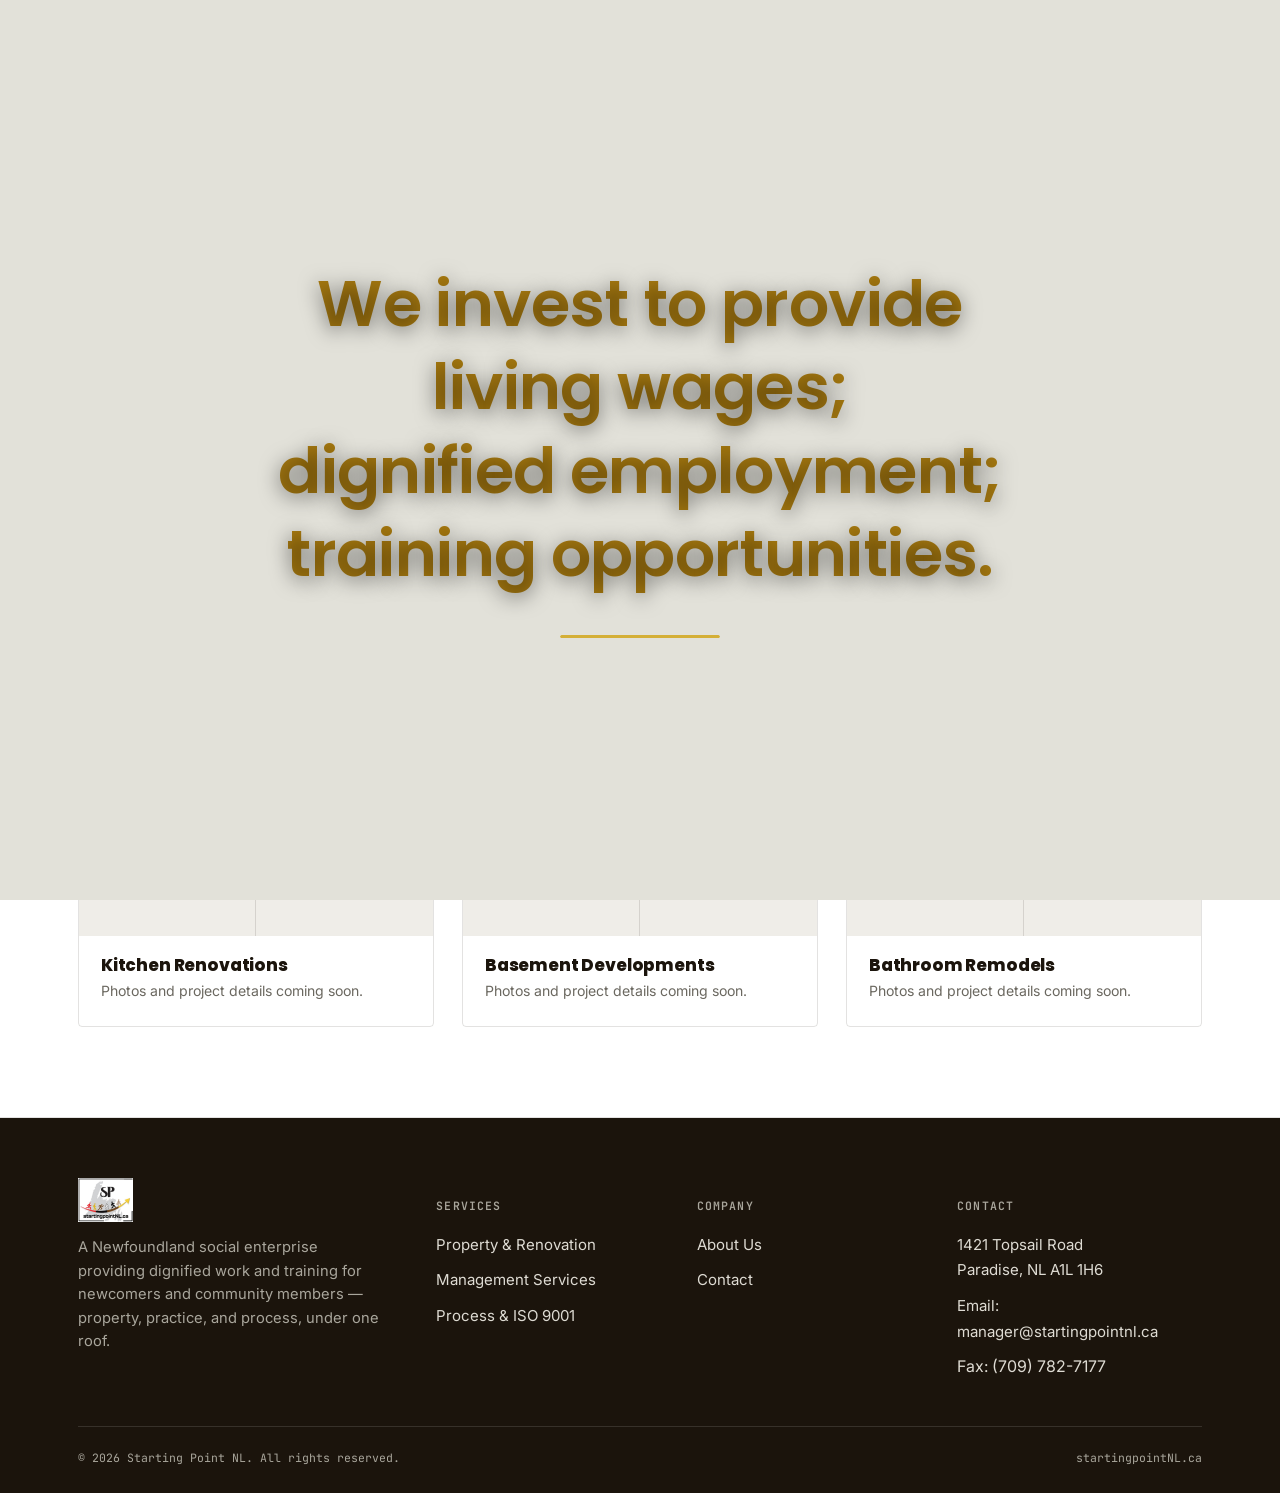
<file: index.html>
<!DOCTYPE html>
<html lang="en">
<head>
<meta charset="UTF-8">
<meta name="viewport" content="width=device-width, initial-scale=1.0">
<meta name="theme-color" content="#131209">
<title>Starting Point NL | Dignified Work &amp; Training — Paradise, NL</title>
<meta name="description" content="Starting Point Ventures Inc. is a Newfoundland-based social enterprise providing dignified work and training for newcomers to Canada and community members seeking support.">

<link rel="icon" href="assets/favicon-32.png" sizes="32x32">
<link rel="icon" href="assets/favicon-192.png" sizes="192x192">
<link rel="apple-touch-icon" href="assets/favicon-180.png">
<link rel="icon" href="assets/favicon.ico" sizes="any">

<link rel="preconnect" href="https://fonts.googleapis.com">
<link rel="preconnect" href="https://fonts.gstatic.com" crossorigin>
<link href="https://fonts.googleapis.com/css2?family=Poppins:wght@700;800;900&family=Inter:wght@400;500;600;700&family=JetBrains+Mono:wght@500;600&display=swap" rel="stylesheet">
<link rel="stylesheet" href="css/style.css">

<style>
  /* ============ SPLASH SCREEN STYLES ============ */
  #splash-screen {
    position: fixed;
    inset: 0;
    z-index: 99999;
    background-color: #e2e1d9;
    display: flex;
    flex-direction: column;
    align-items: center;
    justify-content: center;
    padding: 3rem;
    text-align: center;
    opacity: 1;
    visibility: visible;
    transition: opacity 0.8s ease-in-out, visibility 0.8s ease-in-out;
  }

  #splash-screen.fade-out {
    opacity: 0;
    visibility: hidden;
    pointer-events: none;
  }

  .splash-content {
    max-width: 900px;
    margin: 0 auto;
  }

.splash-text {
  font-family: 'Poppins', 'Inter', sans-serif;
  font-weight: 600;
  font-size: clamp(4rem, 6vw, 4rem); /* text size */
  line-height: 1.3;
  color: #D4AF37;
  background: linear-gradient(135deg, #AA7C11 100%,#AA7C11 100%, #AA7C11 100%);
  -webkit-background-clip: text;
  -webkit-text-fill-color: transparent;
  margin: 0;
  text-shadow: 0 4px 20px rgba(0, 0, 0, 0.5);
  /* Animation set to none so text does not fade/translate in */
  animation: none;
}

  .splash-progress-container {
    width: 160px;
    height: 3px;
    background: rgba(212, 175, 55, 0.15);
    border-radius: 3px;
    margin: 2.5rem auto 0;
    overflow: hidden;
  }

  .splash-progress-bar {
    width: 0%;
    height: 100%;
    background: #D4AF37;
    border-radius: 3px;
    animation: splashProgress 5s linear forwards;
  }


  @keyframes splashProgress {
    from { width: 0%; }
    to { width: 100%; }
  }

  body.splash-active {
    overflow: hidden;
  }
</style>
</head>
<body class="splash-active">

<!-- ============ 5-SECOND SPLASH SCREEN ============ -->
<div id="splash-screen" role="dialog" aria-modal="true" aria-label="Our Purpose">
  <div class="splash-content">
    <h1 class="splash-text">
We invest to provide<br>
      living wages;<br>
	dignified employment;<br> 
		training opportunities.<br>

    </h1>
    <div class="splash-progress-container">
      <div class="splash-progress-bar"></div>
    </div>
  </div>
</div>

<header class="site-header">
  <div class="header-bar">
    <a href="index.html" class="brand" aria-label="Starting Point NL — home">
      <img src="assets/logo-icon.png" alt="Starting Point NL logo">
    </a>
    <nav class="main-nav" aria-label="Primary">
      <ul>
        <li><a href="index.html">Home</a></li>
        <li><a href="services.html">Services</a></li>
        <li><a href="about.html">About</a></li>
        <li><a href="contact.html">Contact</a></li>
      </ul>
      <div class="header-cta">
        <a href="email:manager@startingpointnl.ca" class="email:">manager@startingpointnl.ca</a>
      </div>
    </nav>
    <button class="nav-toggle" aria-label="Toggle menu" aria-expanded="false">
      <span></span><span></span><span></span>
    </button>
  </div>
</header>

<main>

  <!-- ============ HERO ============ -->
  <section class="hero">
    <div class="container hero-statement">
      <p class="eyebrow">Paradise, Newfoundland &amp; Labrador</p>
      <h1>Creating <em>opportunities</em> for those with barriers to employment.</h1>
    </div>
  </section>

</main>


 <!-- ============ COMPLETED PROJECTS ============ -->
  <section class="projects" id="projects">
    <div class="container">
      <p class="eyebrow" style="color:var(--brown);">Completed Projects</p>
      <h2 style="max-width:26ch;">Before &amp; after;</h2>
      <p style="color:var(--ink-soft); font-size:1.02rem; max-width:60ch; margin-bottom:44px;">A look at renovation projects Starting Point has managed start to finish. Photos are added here as projects wrap.</p>

      <div class="projects-grid">
        <article class="project-card">
          <div class="ba-compare">
            <div class="ba-half">
              <span>Before</span>
              <svg viewBox="0 0 40 40" fill="none" stroke="currentColor" stroke-width="1.4" aria-hidden="true"><rect x="4" y="8" width="32" height="24" rx="2"/><circle cx="13" cy="16" r="3"/><path d="M4 27 L13 20 L20 25 L28 18 L36 24"/></svg>
            </div>
            <div class="ba-half">
              <span>After</span>
              <svg viewBox="0 0 40 40" fill="none" stroke="currentColor" stroke-width="1.4" aria-hidden="true"><rect x="4" y="8" width="32" height="24" rx="2"/><circle cx="13" cy="16" r="3"/><path d="M4 27 L13 20 L20 25 L28 18 L36 24"/></svg>
            </div>
          </div>
          <div class="project-body">
            <h3>Kitchen Renovations</h3>
            <p>Photos and project details coming soon.</p>
          </div>
        </article>

        <article class="project-card">
          <div class="ba-compare">
            <div class="ba-half">
              <span>Before</span>
              <svg viewBox="0 0 40 40" fill="none" stroke="currentColor" stroke-width="1.4" aria-hidden="true"><rect x="4" y="8" width="32" height="24" rx="2"/><circle cx="13" cy="16" r="3"/><path d="M4 27 L13 20 L20 25 L28 18 L36 24"/></svg>
            </div>
            <div class="ba-half">
              <span>After</span>
              <svg viewBox="0 0 40 40" fill="none" stroke="currentColor" stroke-width="1.4" aria-hidden="true"><rect x="4" y="8" width="32" height="24" rx="2"/><circle cx="13" cy="16" r="3"/><path d="M4 27 L13 20 L20 25 L28 18 L36 24"/></svg>
            </div>
          </div>
          <div class="project-body">
            <h3>Basement Developments</h3>
            <p>Photos and project details coming soon.</p>
          </div>
        </article>

        <article class="project-card">
          <div class="ba-compare">
            <div class="ba-half">
              <span>Before</span>
              <svg viewBox="0 0 40 40" fill="none" stroke="currentColor" stroke-width="1.4" aria-hidden="true"><rect x="4" y="8" width="32" height="24" rx="2"/><circle cx="13" cy="16" r="3"/><path d="M4 27 L13 20 L20 25 L28 18 L36 24"/></svg>
            </div>
            <div class="ba-half">
              <span>After</span>
              <svg viewBox="0 0 40 40" fill="none" stroke="currentColor" stroke-width="1.4" aria-hidden="true"><rect x="4" y="8" width="32" height="24" rx="2"/><circle cx="13" cy="16" r="3"/><path d="M4 27 L13 20 L20 25 L28 18 L36 24"/></svg>
            </div>
          </div>
          <div class="project-body">
            <h3>Bathroom Remodels</h3>
            <p>Photos and project details coming soon.</p>
          </div>
        </article>
      </div>
    </div>
  </section>
<footer class="site-footer">
  <div class="container">
    <div class="footer-grid">
      <div class="footer-brand">
        <img src="assets/logo-icon.png" alt="Starting Point NL logo">
        <p>A Newfoundland social enterprise providing dignified work and training for newcomers and community members — property, practice, and process, under one roof.</p>
      </div>
      <div class="footer-col">
        <h5>Services</h5>
        <ul>
          <li><a href="services.html#property">Property &amp; Renovation</a></li>
          <li><a href="services.html#practice">Management Services</a></li>
          <li><a href="services.html#process">Process &amp; ISO 9001</a></li>
        </ul>
      </div>
      <div class="footer-col">
        <h5>Company</h5>
        <ul>
          <li><a href="about.html">About Us</a></li>
          <li><a href="contact.html">Contact</a></li>
        </ul>
      </div>
      <div class="footer-col">
        <h5>Contact</h5>
        <ul>
          <li><a href="https://maps.google.com/?q=1421+Topsail+Road,+Paradise,+NL+A1L+1H6" target="_blank" rel="noopener">1421 Topsail Road<br>Paradise, NL A1L 1H6</a></li>
          <li><a href="E-mail manager@startingpointnl.ca">Email: manager@startingpointnl.ca</a></li>
          <li>Fax: (709) 782-7177</li>
        </ul>
      </div>
    </div>
    <div class="footer-bottom">
      <span>&copy; <span id="year">2026</span> Starting Point NL. All rights reserved.</span>
      <span>startingpointNL.ca</span>
    </div>
  </div>
</footer>

<script src="js/main.js"></script>
<script>
  document.getElementById('year').textContent = new Date().getFullYear();

  // Handle 5-second Splash Screen dismissal
  window.addEventListener('DOMContentLoaded', () => {
    const splash = document.getElementById('splash-screen');
    
    setTimeout(() => {
      splash.classList.add('fade-out');
      document.body.classList.remove('splash-active');
      
      // Completely unmount splash element after transition finishes
      setTimeout(() => {
        splash.style.display = 'none';
      }, 800);
    }, 3500);
  });
</script>
</body>
</html>
</file>
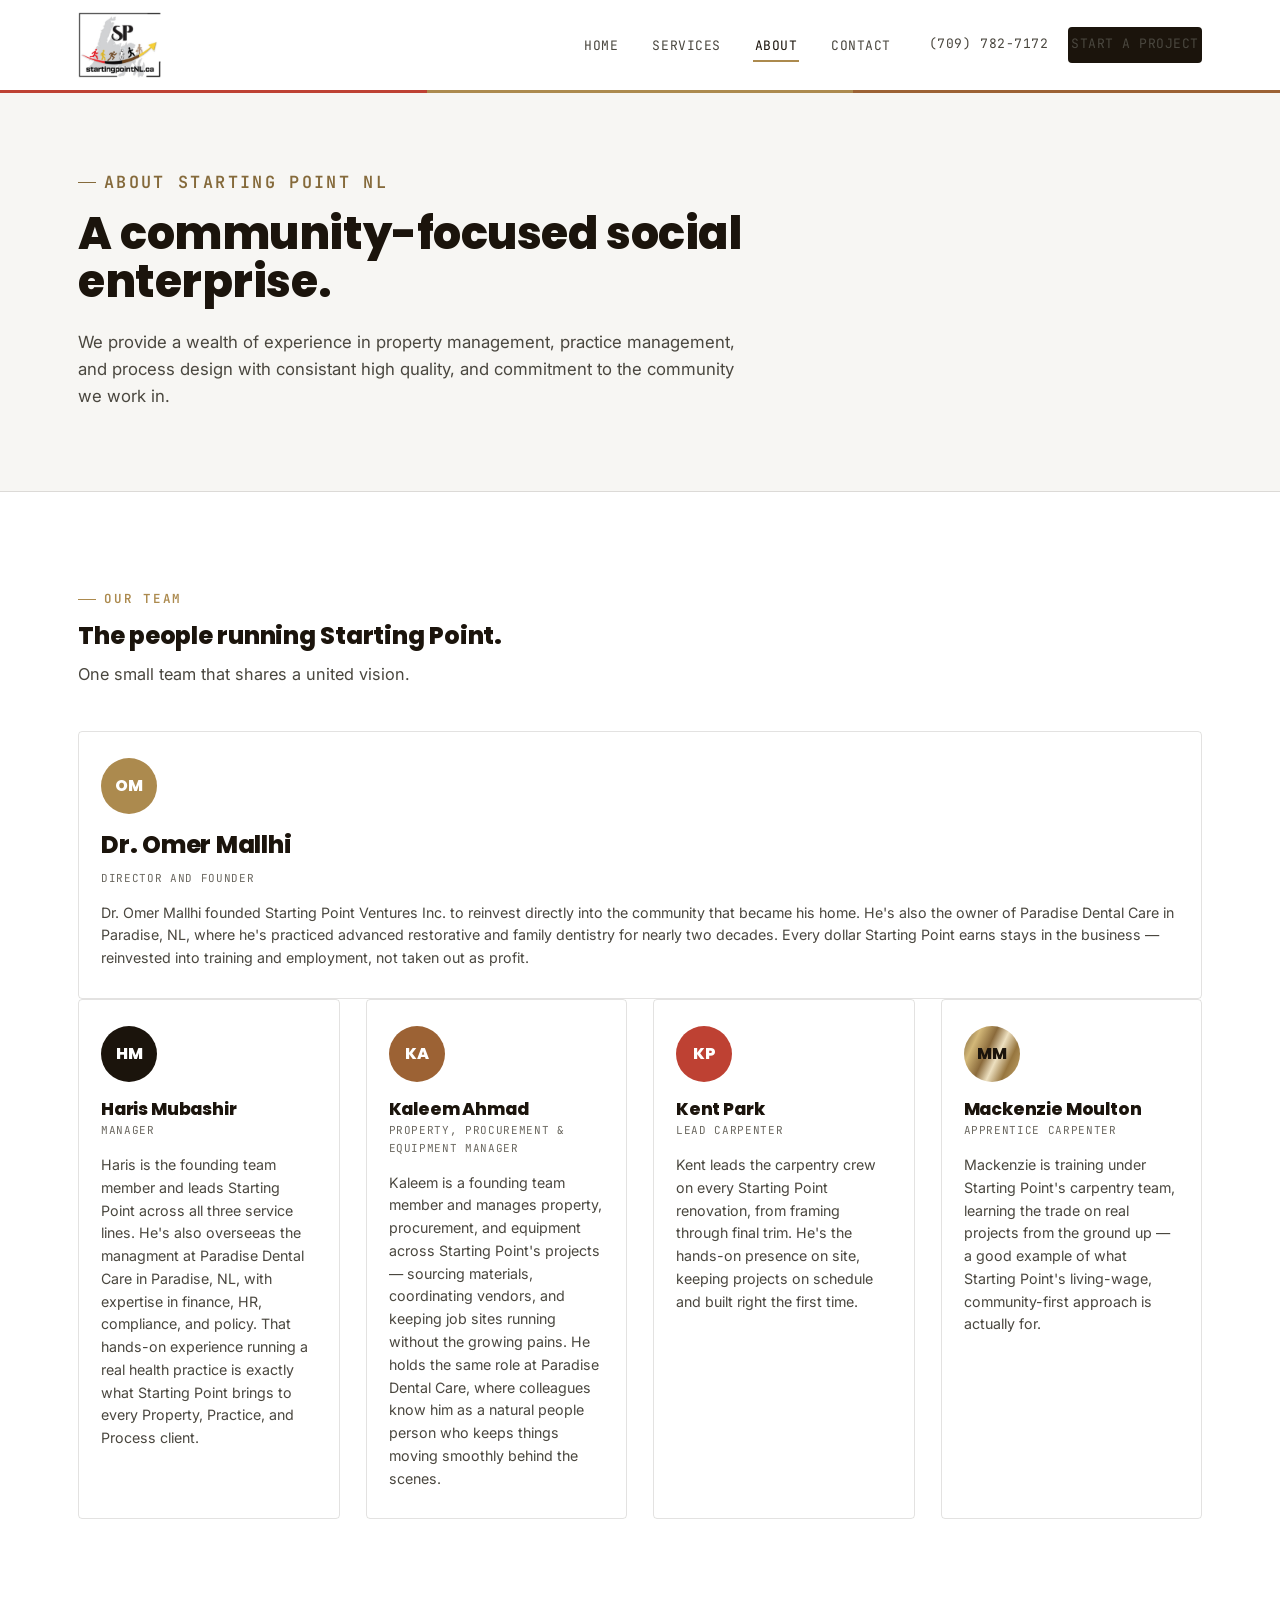
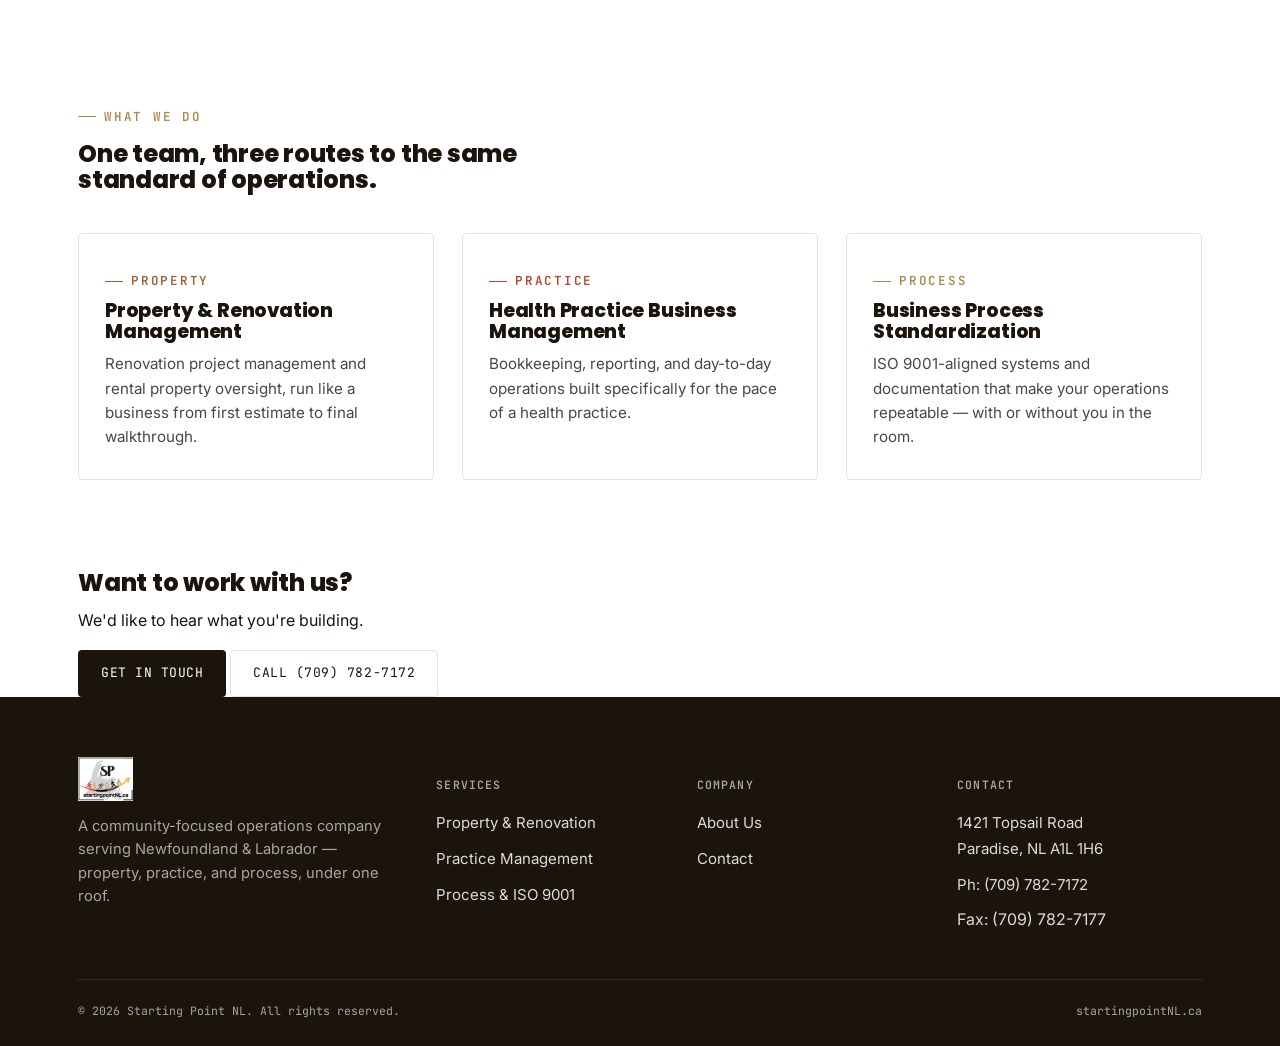
<file: about.html>
<!DOCTYPE html>
<html lang="en">
<head>
<meta charset="UTF-8">
<meta name="viewport" content="width=device-width, initial-scale=1.0">
<meta name="theme-color" content="#131209">
<title>About | Starting Point NL</title>
<meta name="description" content="Starting Point Ventures Inc. empowers newcomers to Canada and community members through dignified work and training, delivered across property, health practice, and business process services.">

<link rel="icon" href="assets/favicon-32.png" sizes="32x32">
<link rel="icon" href="assets/favicon-192.png" sizes="192x192">
<link rel="apple-touch-icon" href="assets/favicon-180.png">
<link rel="icon" href="assets/favicon.ico" sizes="any">

<link rel="preconnect" href="https://fonts.googleapis.com">
<link rel="preconnect" href="https://fonts.gstatic.com" crossorigin>
<link href="https://fonts.googleapis.com/css2?family=Poppins:wght@700;800;900&family=Inter:wght@400;500;600;700&family=JetBrains+Mono:wght@500;600&display=swap" rel="stylesheet">
<link rel="stylesheet" href="css/style.css">
</head>
<body>

<header class="site-header">
  <div class="header-bar">
    <a href="index.html" class="brand" aria-label="Starting Point NL — home">
      <img src="assets/logo-icon.png" alt="Starting Point NL logo">
    </a>
    <nav class="main-nav" aria-label="Primary">
      <ul>
        <li><a href="index.html">Home</a></li>
        <li><a href="services.html">Services</a></li>
        <li><a href="about.html">About</a></li>
        <li><a href="contact.html">Contact</a></li>
      </ul>
      <div class="header-cta">
        <a href="tel:+17097827172" class="tel-link">(709) 782-7172</a>
        <a href="contact.html" class="btn btn-primary">Start a Project</a>
      </div>
    </nav>
    <button class="nav-toggle" aria-label="Toggle menu" aria-expanded="false">
      <span></span><span></span><span></span>
    </button>
  </div>
</header>

<main>

  <section class="page-hero">
    <div class="container">
      <p class="eyebrow">About Starting Point NL</p>
      <h1>A community-focused social enterprise.</h1>
      <p>We provide a wealth of experience in property management, practice management, and process design with consistant high quality, and commitment to the community we work in.</p>
    </div>
  </section>

  <!-- ============ TEAM ============ -->
  <section class="team">
    <div class="container">
      <p class="eyebrow">Our Team</p>
      <h2 style="max-width:30ch;">The people running Starting Point.</h2>
      <p style="color:var(--ink-soft); font-size:1.02rem; max-width:60ch;">One small team that shares a united vision.</p>
    
 <div class="team-lead-grid">
 	<article class="team-card">
          <div class="team-avatar" style="background:var(--gold);">OM</div>
          <h2>Dr. Omer Mallhi</h2>
          <p class="team-role">Director and Founder</p>
          <p class="team-bio">Dr. Omer Mallhi founded Starting Point Ventures Inc. to reinvest directly into the community that became his home. He's also the owner of Paradise Dental Care in Paradise, NL, where he's practiced advanced restorative and family dentistry for nearly two decades. Every dollar Starting Point earns stays in the business — reinvested into training and employment, not taken out as profit.</p>
        </article>
</div>


      <div class="team-grid">
        <article class="team-card">
          <div class="team-avatar" style="background:var(--ink);">HM</div>
          <h3>Haris Mubashir</h3>
          <p class="team-role">Manager</p>
          <p class="team-bio">Haris is the founding team member and leads Starting Point across all three service lines. He's also overseeas the managment at Paradise Dental Care in Paradise, NL, with expertise in finance, HR, compliance, and policy. That hands-on experience running a real health practice is exactly what Starting Point brings to every Property, Practice, and Process client.</p>
        </article>

        <article class="team-card">
          <div class="team-avatar" style="background:var(--brown);">KA</div>
          <h3>Kaleem Ahmad</h3>
          <p class="team-role">Property, Procurement &amp; Equipment Manager</p>
          <p class="team-bio">Kaleem is a founding team member and manages property, procurement, and equipment across Starting Point's projects — sourcing materials, coordinating vendors, and keeping job sites running without the growing pains. He holds the same role at Paradise Dental Care, where colleagues know him as a natural people person who keeps things moving smoothly behind the scenes.</p>
        </article>

        <article class="team-card">
          <div class="team-avatar" style="background:var(--red);">KP</div>
          <h3>Kent Park</h3>
          <p class="team-role">Lead Carpenter</p>
          <p class="team-bio">Kent leads the carpentry crew on every Starting Point renovation, from framing through final trim. He's the hands-on presence on site, keeping projects on schedule and built right the first time.</p>
        </article>

        <article class="team-card">
          <div class="team-avatar" style="background:var(--gold-brushed); color:var(--ink);">MM</div>
          <h3>Mackenzie Moulton</h3>
          <p class="team-role">Apprentice Carpenter</p>
          <p class="team-bio">Mackenzie is training under Starting Point's carpentry team, learning the trade on real projects from the ground up — a good example of what Starting Point's living-wage, community-first approach is actually for.</p>
        </article>
      </div>
    </div>
  </section>

  <!-- ============ THREE PILLARS RECAP ============ -->
  <section class="about-pillars">
    <div class="container">
      <p class="eyebrow">What We Do</p>
      <h2 style="max-width:32ch; margin-bottom:40px;">One team, three routes to the same standard of operations.</h2>
      <div class="about-grid">
        <div class="about-card">
          <p class="eyebrow" style="color:var(--brown);">Property</p>
          <h3 style="font-size:1.2rem;">Property &amp; Renovation Management</h3>
          <p style="color:var(--ink-soft); font-size:.95rem; margin:0;">Renovation project management and rental property oversight, run like a business from first estimate to final walkthrough.</p>
        </div>
        <div class="about-card">
          <p class="eyebrow" style="color:var(--red);">Practice</p>
          <h3 style="font-size:1.2rem;">Health Practice Business Management</h3>
          <p style="color:var(--ink-soft); font-size:.95rem; margin:0;">Bookkeeping, reporting, and day-to-day operations built specifically for the pace of a health practice.</p>
        </div>
        <div class="about-card">
          <p class="eyebrow" style="color:var(--gold);">Process</p>
          <h3 style="font-size:1.2rem;">Business Process Standardization</h3>
          <p style="color:var(--ink-soft); font-size:.95rem; margin:0;">ISO 9001-aligned systems and documentation that make your operations repeatable — with or without you in the room.</p>
        </div>
      </div>
    </div>
  </section>

  <section class="cta-band">
    <div class="container cta-inner">
      <div>
        <h2>Want to work with us?</h2>
        <p>We'd like to hear what you're building.</p>
      </div>
      <div class="cta-actions">
        <a href="contact.html" class="btn btn-primary">Get in Touch</a>
        <a href="tel:+17097827172" class="btn btn-ghost">Call (709) 782-7172</a>
      </div>
    </div>
  </section>

</main>

<footer class="site-footer">
  <div class="container">
    <div class="footer-grid">
      <div class="footer-brand">
        <img src="assets/logo-icon.png" alt="Starting Point NL logo">
        <p>A community-focused operations company serving Newfoundland &amp; Labrador — property, practice, and process, under one roof.</p>
      </div>
      <div class="footer-col">
        <h5>Services</h5>
        <ul>
          <li><a href="services.html#property">Property &amp; Renovation</a></li>
          <li><a href="services.html#practice">Practice Management</a></li>
          <li><a href="services.html#process">Process &amp; ISO 9001</a></li>
        </ul>
      </div>
      <div class="footer-col">
        <h5>Company</h5>
        <ul>
          <li><a href="about.html">About Us</a></li>
          <li><a href="contact.html">Contact</a></li>
        </ul>
      </div>
      <div class="footer-col">
        <h5>Contact</h5>
        <ul>
          <li><a href="https://maps.google.com/?q=1421+Topsail+Road,+Paradise,+NL+A1L+1H6" target="_blank" rel="noopener">1421 Topsail Road<br>Paradise, NL A1L 1H6</a></li>
          <li><a href="tel:+17097827172">Ph: (709) 782-7172</a></li>
          <li>Fax: (709) 782-7177</li>
        </ul>
      </div>
    </div>
    <div class="footer-bottom">
      <span>&copy; <span id="year">2026</span> Starting Point NL. All rights reserved.</span>
      <span>startingpointNL.ca</span>
    </div>
  </div>
</footer>

<script src="js/main.js"></script>
<script>document.getElementById('year').textContent = new Date().getFullYear();</script>
</body>
</html>
</file>
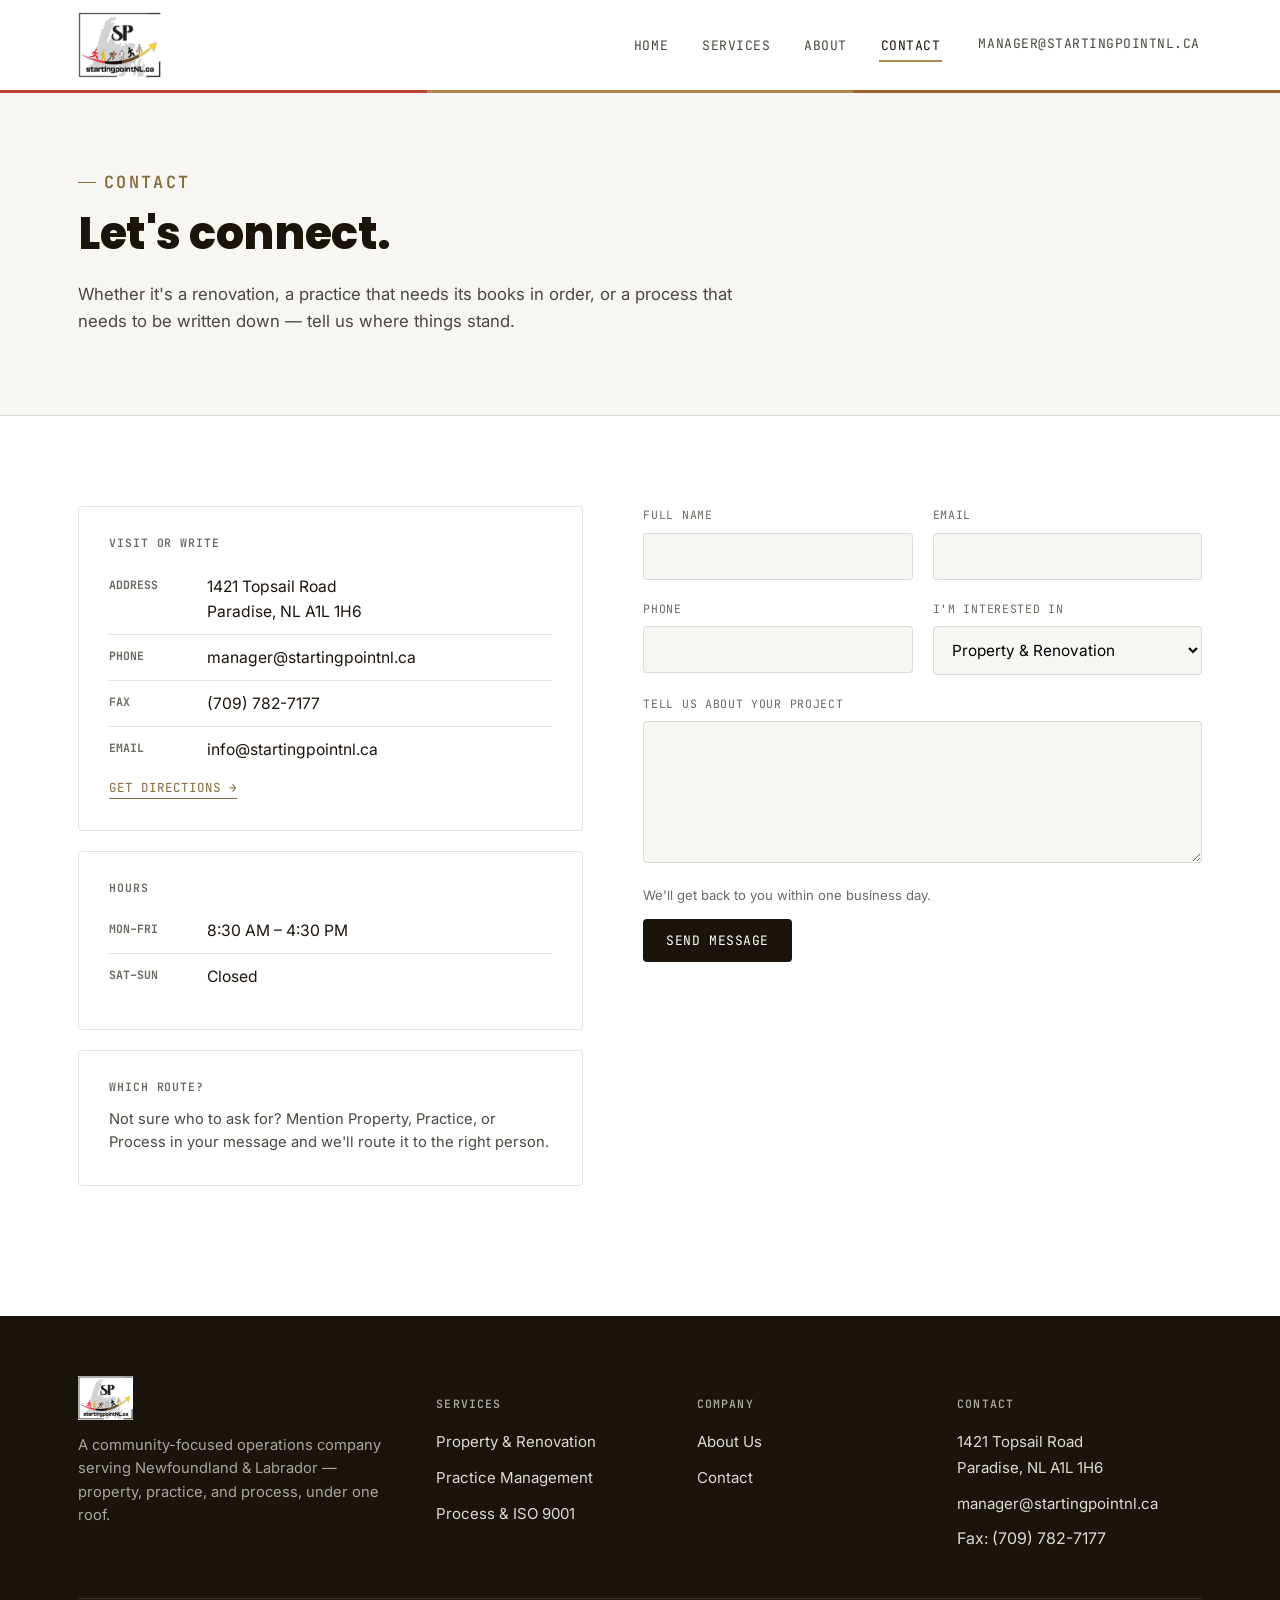
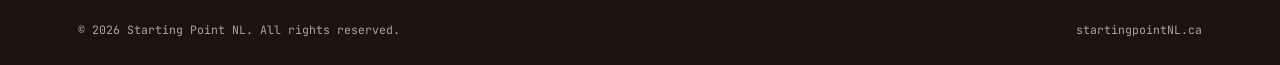
<file: contact.html>
<!DOCTYPE html>
<html lang="en">
<head>
<meta charset="UTF-8">
<meta name="viewport" content="width=device-width, initial-scale=1.0">
<meta name="theme-color" content="#131209">
<title>Contact | Starting Point NL</title>
<meta name="description" content="Get in touch with Starting Point NL — Paradise, Newfoundland & Labrador. Property management, health practice operations, and ISO 9001 process standardization.">

<link rel="icon" href="assets/favicon-32.png" sizes="32x32">
<link rel="icon" href="assets/favicon-192.png" sizes="192x192">
<link rel="apple-touch-icon" href="assets/favicon-180.png">
<link rel="icon" href="assets/favicon.ico" sizes="any">

<link rel="preconnect" href="https://fonts.googleapis.com">
<link rel="preconnect" href="https://fonts.gstatic.com" crossorigin>
<link href="https://fonts.googleapis.com/css2?family=Poppins:wght@700;800;900&family=Inter:wght@400;500;600;700&family=JetBrains+Mono:wght@500;600&display=swap" rel="stylesheet">
<link rel="stylesheet" href="css/style.css">
</head>
<body>

<header class="site-header">
  <div class="header-bar">
    <a href="index.html" class="brand" aria-label="Starting Point NL — home">
      <img src="assets/logo-icon.png" alt="Starting Point NL logo">
    </a>
    <nav class="main-nav" aria-label="Primary">
      <ul>
        <li><a href="index.html">Home</a></li>
        <li><a href="services.html">Services</a></li>
        <li><a href="about.html">About</a></li>
        <li><a href="contact.html">Contact</a></li>
      </ul>
      <div class="header-cta">
        <a href="email: manager@startingpointnl.ca" class="email">manager@startingpointnl.ca</a>
      </div>
    </nav>
    <button class="nav-toggle" aria-label="Toggle menu" aria-expanded="false">
      <span></span><span></span><span></span>
    </button>
  </div>
</header>

<main>

  <section class="page-hero">
    <div class="container">
      <p class="eyebrow">Contact</p>
      <h1>Let's connect.</h1>
      <p>Whether it's a renovation, a practice that needs its books in order, or a process that needs to be written down — tell us where things stand.</p>
    </div>
  </section>

  <section class="contact-wrap">
    <div class="container contact-grid">

      <div>
        <div class="contact-card">
          <h4>Visit or Write</h4>
          <div class="contact-line"><b>Address</b><span>1421 Topsail Road<br>Paradise, NL A1L 1H6</span></div>
          <div class="contact-line"><b>Phone</b><span><a href="">manager@startingpointnl.ca</a></span></div>
          <div class="contact-line"><b>Fax</b><span>(709) 782-7177</span></div>
          <div class="contact-line"><b>Email</b><span><a href="mailto:info@startingpointnl.ca">info@startingpointnl.ca</a></span></div>
          <a class="map-link" href="https://maps.google.com/?q=1421+Topsail+Road,+Paradise,+NL+A1L+1H6" target="_blank" rel="noopener">Get Directions &rarr;</a>
        </div>

        <div class="contact-card">
          <h4>Hours</h4>
          <div class="contact-line"><b>Mon–Fri</b><span>8:30 AM – 4:30 PM</span></div>
          <div class="contact-line"><b>Sat–Sun</b><span>Closed</span></div>
        </div>

        <div class="contact-card">
          <h4>Which Route?</h4>
          <p style="color:var(--ink-soft); font-size:.92rem; margin:0;">Not sure who to ask for? Mention Property, Practice, or Process in your message and we'll route it to the right person.</p>
        </div>
      </div>

      <div>
        <form id="contact-form" novalidate>
          <div class="form-row">
            <div class="form-group">
              <label for="name">Full name</label>
              <input type="text" id="name" name="name" required>
            </div>
            <div class="form-group">
              <label for="email">Email</label>
              <input type="email" id="email" name="email" required>
            </div>
          </div>
          <div class="form-row">
            <div class="form-group">
              <label for="phone">Phone</label>
              <input type="tel" id="phone" name="phone">
            </div>
            <div class="form-group">
              <label for="route">I'm interested in</label>
              <select id="route" name="route">
                <option value="property">Property &amp; Renovation</option>
                <option value="practice">Practice Management</option>
                <option value="process">Process &amp; ISO 9001</option>
                <option value="not-sure">Not sure yet</option>
              </select>
            </div>
          </div>
          <div class="form-group">
            <label for="message">Tell us about your project</label>
            <textarea id="message" name="message" rows="6" required></textarea>
          </div>
          <p class="form-note">We'll get back to you within one business day.</p>
          <button type="submit" class="btn btn-primary">Send Message</button>
          <p id="form-status"></p>
        </form>
      </div>

    </div>
  </section>

</main>

<footer class="site-footer">
  <div class="container">
    <div class="footer-grid">
      <div class="footer-brand">
        <img src="assets/logo-icon.png" alt="Starting Point NL logo">
        <p>A community-focused operations company serving Newfoundland &amp; Labrador — property, practice, and process, under one roof.</p>
      </div>
      <div class="footer-col">
        <h5>Services</h5>
        <ul>
          <li><a href="services.html#property">Property &amp; Renovation</a></li>
          <li><a href="services.html#practice">Practice Management</a></li>
          <li><a href="services.html#process">Process &amp; ISO 9001</a></li>
        </ul>
      </div>
      <div class="footer-col">
        <h5>Company</h5>
        <ul>
          <li><a href="about.html">About Us</a></li>
          <li><a href="contact.html">Contact</a></li>
        </ul>
      </div>
      <div class="footer-col">
        <h5>Contact</h5>
        <ul>
          <li><a href="https://maps.google.com/?q=1421+Topsail+Road,+Paradise,+NL+A1L+1H6" target="_blank" rel="noopener">1421 Topsail Road<br>Paradise, NL A1L 1H6</a></li>
          <li><a href="email">manager@startingpointnl.ca</a></li>
          <li>Fax: (709) 782-7177</li>
        </ul>
      </div>
    </div>
    <div class="footer-bottom">
      <span>&copy; <span id="year">2026</span> Starting Point NL. All rights reserved.</span>
      <span>startingpointNL.ca</span>
    </div>
  </div>
</footer>

<script src="js/main.js"></script>
<script>document.getElementById('year').textContent = new Date().getFullYear();</script>
</body>
</html>
</file>
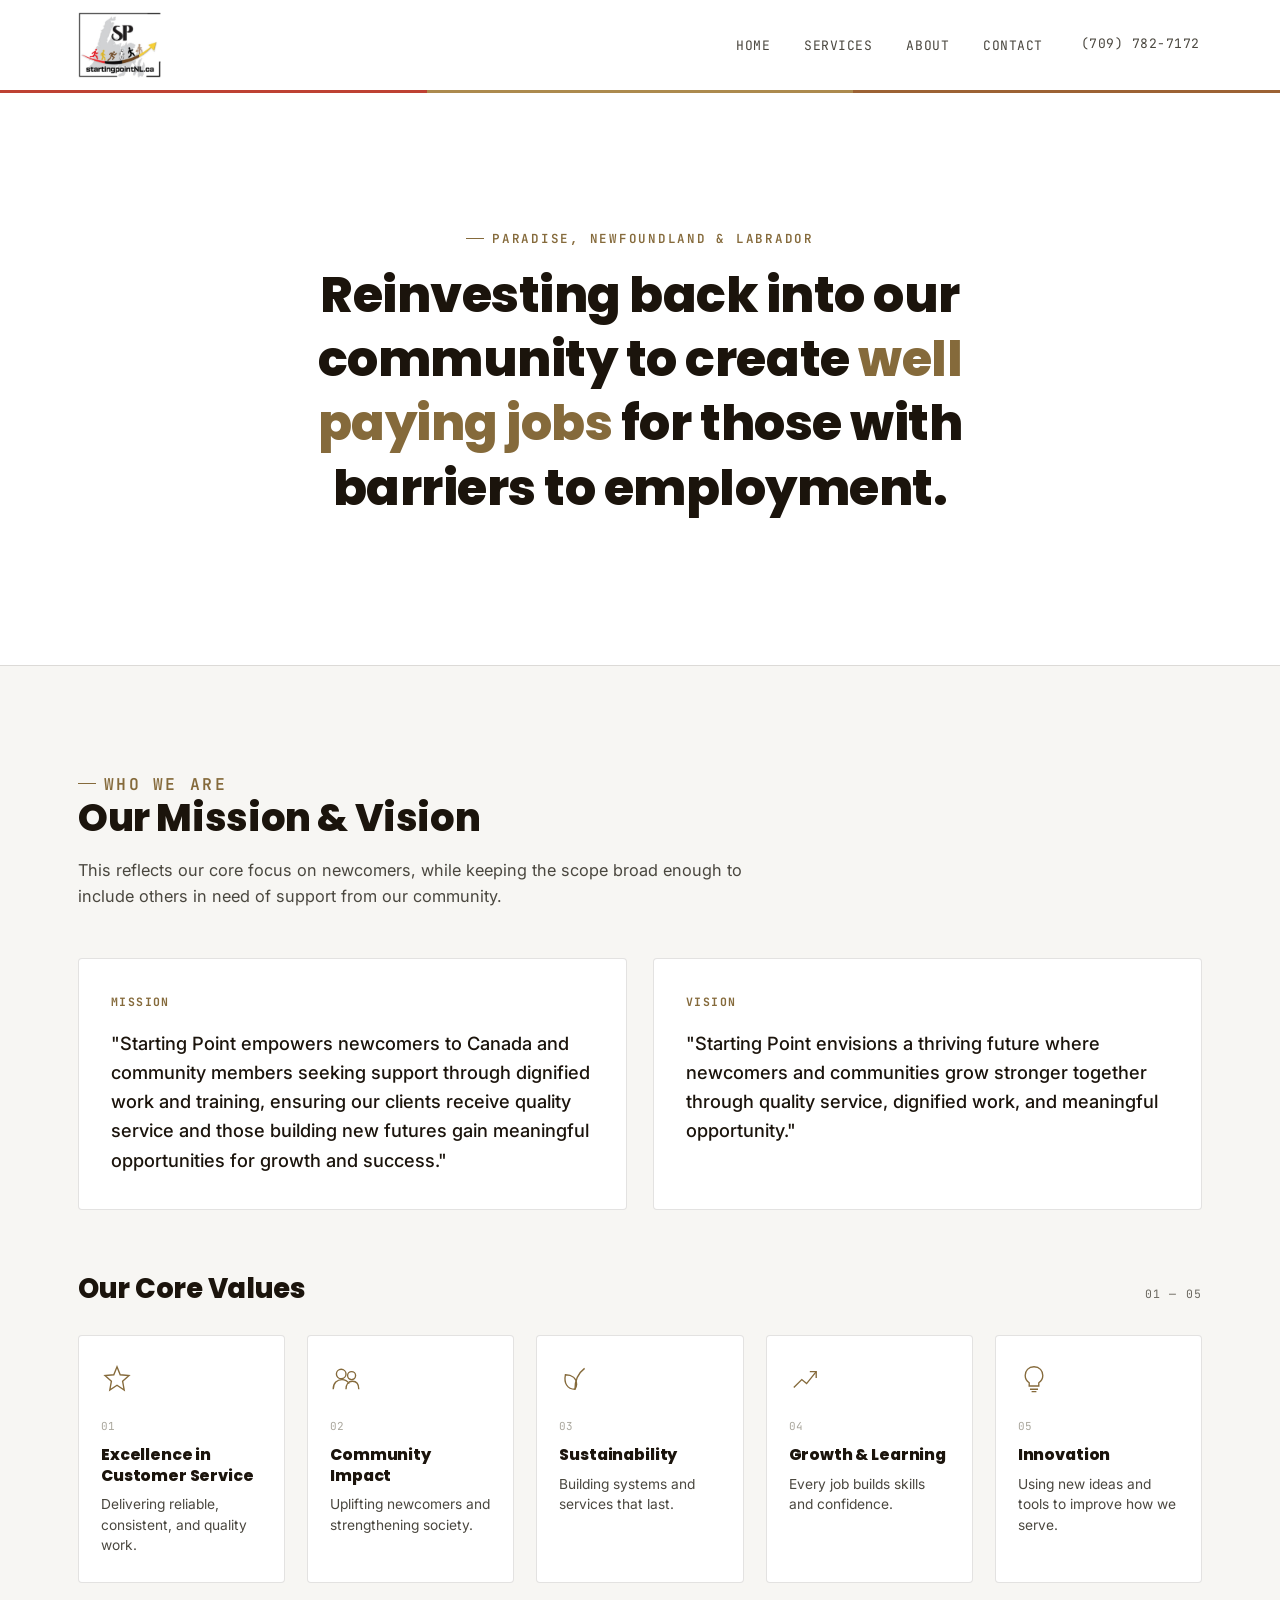
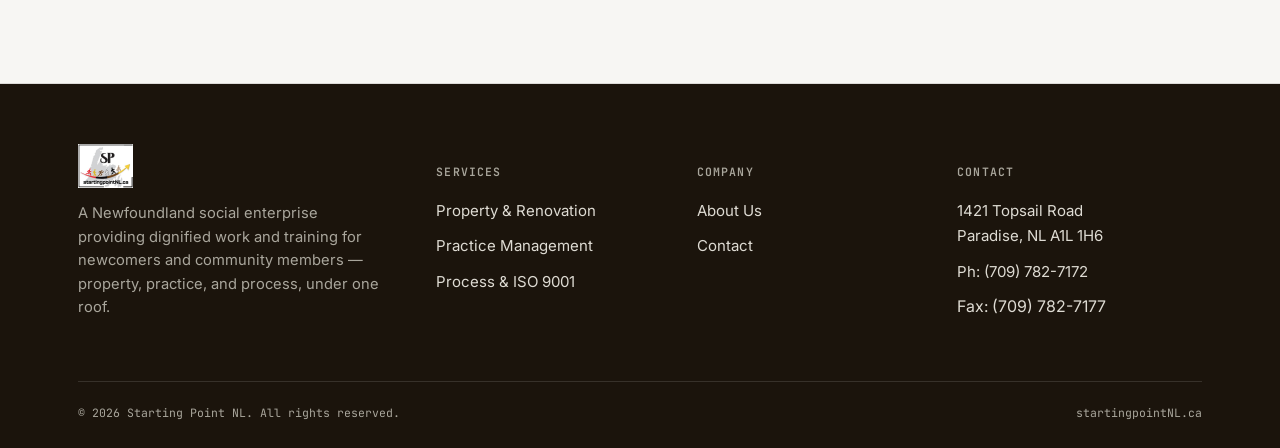
<file: index-2.html>
<!DOCTYPE html>
<html lang="en">
<head>
<meta charset="UTF-8">
<meta name="viewport" content="width=device-width, initial-scale=1.0">
<meta name="theme-color" content="#131209">
<title>Starting Point NL | Dignified Work &amp; Training — Paradise, NL</title>
<meta name="description" content="Starting Point Ventures Inc. is a Newfoundland-based social enterprise providing dignified work and training for newcomers to Canada and community members seeking support.">

<link rel="icon" href="assets/favicon-32.png" sizes="32x32">
<link rel="icon" href="assets/favicon-192.png" sizes="192x192">
<link rel="apple-touch-icon" href="assets/favicon-180.png">
<link rel="icon" href="assets/favicon.ico" sizes="any">

<link rel="preconnect" href="https://fonts.googleapis.com">
<link rel="preconnect" href="https://fonts.gstatic.com" crossorigin>
<link href="https://fonts.googleapis.com/css2?family=Poppins:wght@700;800;900&family=Inter:wght@400;500;600;700&family=JetBrains+Mono:wght@500;600&display=swap" rel="stylesheet">
<link rel="stylesheet" href="css/style.css">
</head>
<body>

<header class="site-header">
  <div class="header-bar">
    <a href="index.html" class="brand" aria-label="Starting Point NL — home">
      <img src="assets/logo-icon.png" alt="Starting Point NL logo">
    </a>
    <nav class="main-nav" aria-label="Primary">
      <ul>
        <li><a href="index.html">Home</a></li>
        <li><a href="services.html">Services</a></li>
        <li><a href="about.html">About</a></li>
        <li><a href="contact.html">Contact</a></li>
      </ul>
      <div class="header-cta">
        <a href="tel:+17097827172" class="tel-link">(709) 782-7172</a>
      </div>
    </nav>
    <button class="nav-toggle" aria-label="Toggle menu" aria-expanded="false">
      <span></span><span></span><span></span>
    </button>
  </div>
</header>

<main>

  <!-- ============ HERO ============ -->
  <section class="hero">
    <div class="container hero-statement">
      <p class="eyebrow">Paradise, Newfoundland &amp; Labrador</p>
      <h1>Reinvesting back into our community to create <em>well paying jobs</em> for those with barriers to employment.</h1>
    </div>
  </section>

  <!-- ============ MISSION / VISION / VALUES ============ -->
  <section class="mission-vision" id="mission">
    <div class="container">
      <div class="mv-head">
        <p class="eyebrow" style="color:var(--gold-dark);">Who We Are</p>
        <h2>Our Mission &amp; Vision</h2>
        <p>This reflects our core focus on newcomers, while keeping the scope broad enough to include others in need of support from our community.</p>
      </div>

      <div class="mv-grid">
        <div class="mv-card">
          <span class="mv-label">Mission</span>
          <p class="mv-quote">"Starting Point empowers newcomers to Canada and community members seeking support through dignified work and training, ensuring our clients receive quality service and those building new futures gain meaningful opportunities for growth and success."</p>
        </div>
        <div class="mv-card">
          <span class="mv-label">Vision</span>
          <p class="mv-quote">"Starting Point envisions a thriving future where newcomers and communities grow stronger together through quality service, dignified work, and meaningful opportunity."</p>
        </div>
      </div>

      <div class="values-head">
        <h3>Our Core Values</h3>
        <span>01 — 05</span>
      </div>
      <div class="values-grid">
        <article class="value-card">
          <svg class="value-icon" viewBox="0 0 40 40" fill="none" stroke="currentColor" stroke-width="1.7"><path d="M20 6 L24 16 L35 17 L27 24 L29 35 L20 29 L11 35 L13 24 L5 17 L16 16 Z"/></svg>
          <span class="value-num">01</span>
          <h4>Excellence in Customer Service</h4>
          <p>Delivering reliable, consistent, and quality work.</p>
        </article>
        <article class="value-card">
          <svg class="value-icon" viewBox="0 0 40 40" fill="none" stroke="currentColor" stroke-width="1.7"><circle cx="14" cy="15" r="6"/><circle cx="27" cy="17" r="5"/><path d="M4 34 C4 26 9 22 15 22 C19 22 22 24 24 27"/><path d="M20 34 C20 28 23 24 28 24 C33 24 36 28 36 34"/></svg>
          <span class="value-num">02</span>
          <h4>Community Impact</h4>
          <p>Uplifting newcomers and strengthening society.</p>
        </article>
        <article class="value-card">
          <svg class="value-icon" viewBox="0 0 40 40" fill="none" stroke="currentColor" stroke-width="1.7"><path d="M20 34 C10 34 6 26 8 16 C16 16 22 20 22 28 C22 30 21 32 20 34 Z"/><path d="M20 34 C20 24 24 14 32 8"/></svg>
          <span class="value-num">03</span>
          <h4>Sustainability</h4>
          <p>Building systems and services that last.</p>
        </article>
        <article class="value-card">
          <svg class="value-icon" viewBox="0 0 40 40" fill="none" stroke="currentColor" stroke-width="1.7"><path d="M6 32 L16 22 L22 27 L34 12"/><path d="M26 12 H34 V20"/></svg>
          <span class="value-num">04</span>
          <h4>Growth &amp; Learning</h4>
          <p>Every job builds skills and confidence.</p>
        </article>
        <article class="value-card">
          <svg class="value-icon" viewBox="0 0 40 40" fill="none" stroke="currentColor" stroke-width="1.7"><path d="M20 6 C13 6 9 11 9 17 C9 21 11 24 14 26 V30 H26 V26 C29 24 31 21 31 17 C31 11 27 6 20 6 Z"/><path d="M15 34 H25 M17 37 H23"/></svg>
          <span class="value-num">05</span>
          <h4>Innovation</h4>
          <p>Using new ideas and tools to improve how we serve.</p>
        </article>
      </div>
    </div>
  </section>

</main>

<footer class="site-footer">
  <div class="container">
    <div class="footer-grid">
      <div class="footer-brand">
        <img src="assets/logo-icon.png" alt="Starting Point NL logo">
        <p>A Newfoundland social enterprise providing dignified work and training for newcomers and community members — property, practice, and process, under one roof.</p>
      </div>
      <div class="footer-col">
        <h5>Services</h5>
        <ul>
          <li><a href="services.html#property">Property &amp; Renovation</a></li>
          <li><a href="services.html#practice">Practice Management</a></li>
          <li><a href="services.html#process">Process &amp; ISO 9001</a></li>
        </ul>
      </div>
      <div class="footer-col">
        <h5>Company</h5>
        <ul>
          <li><a href="about.html">About Us</a></li>
          <li><a href="contact.html">Contact</a></li>
        </ul>
      </div>
      <div class="footer-col">
        <h5>Contact</h5>
        <ul>
          <li><a href="https://maps.google.com/?q=1421+Topsail+Road,+Paradise,+NL+A1L+1H6" target="_blank" rel="noopener">1421 Topsail Road<br>Paradise, NL A1L 1H6</a></li>
          <li><a href="tel:+17097827172">Ph: (709) 782-7172</a></li>
          <li>Fax: (709) 782-7177</li>
        </ul>
      </div>
    </div>
    <div class="footer-bottom">
      <span>&copy; <span id="year">2026</span> Starting Point NL. All rights reserved.</span>
      <span>startingpointNL.ca</span>
    </div>
  </div>
</footer>

<script src="js/main.js"></script>
<script>document.getElementById('year').textContent = new Date().getFullYear();</script>
</body>
</html>
</file>
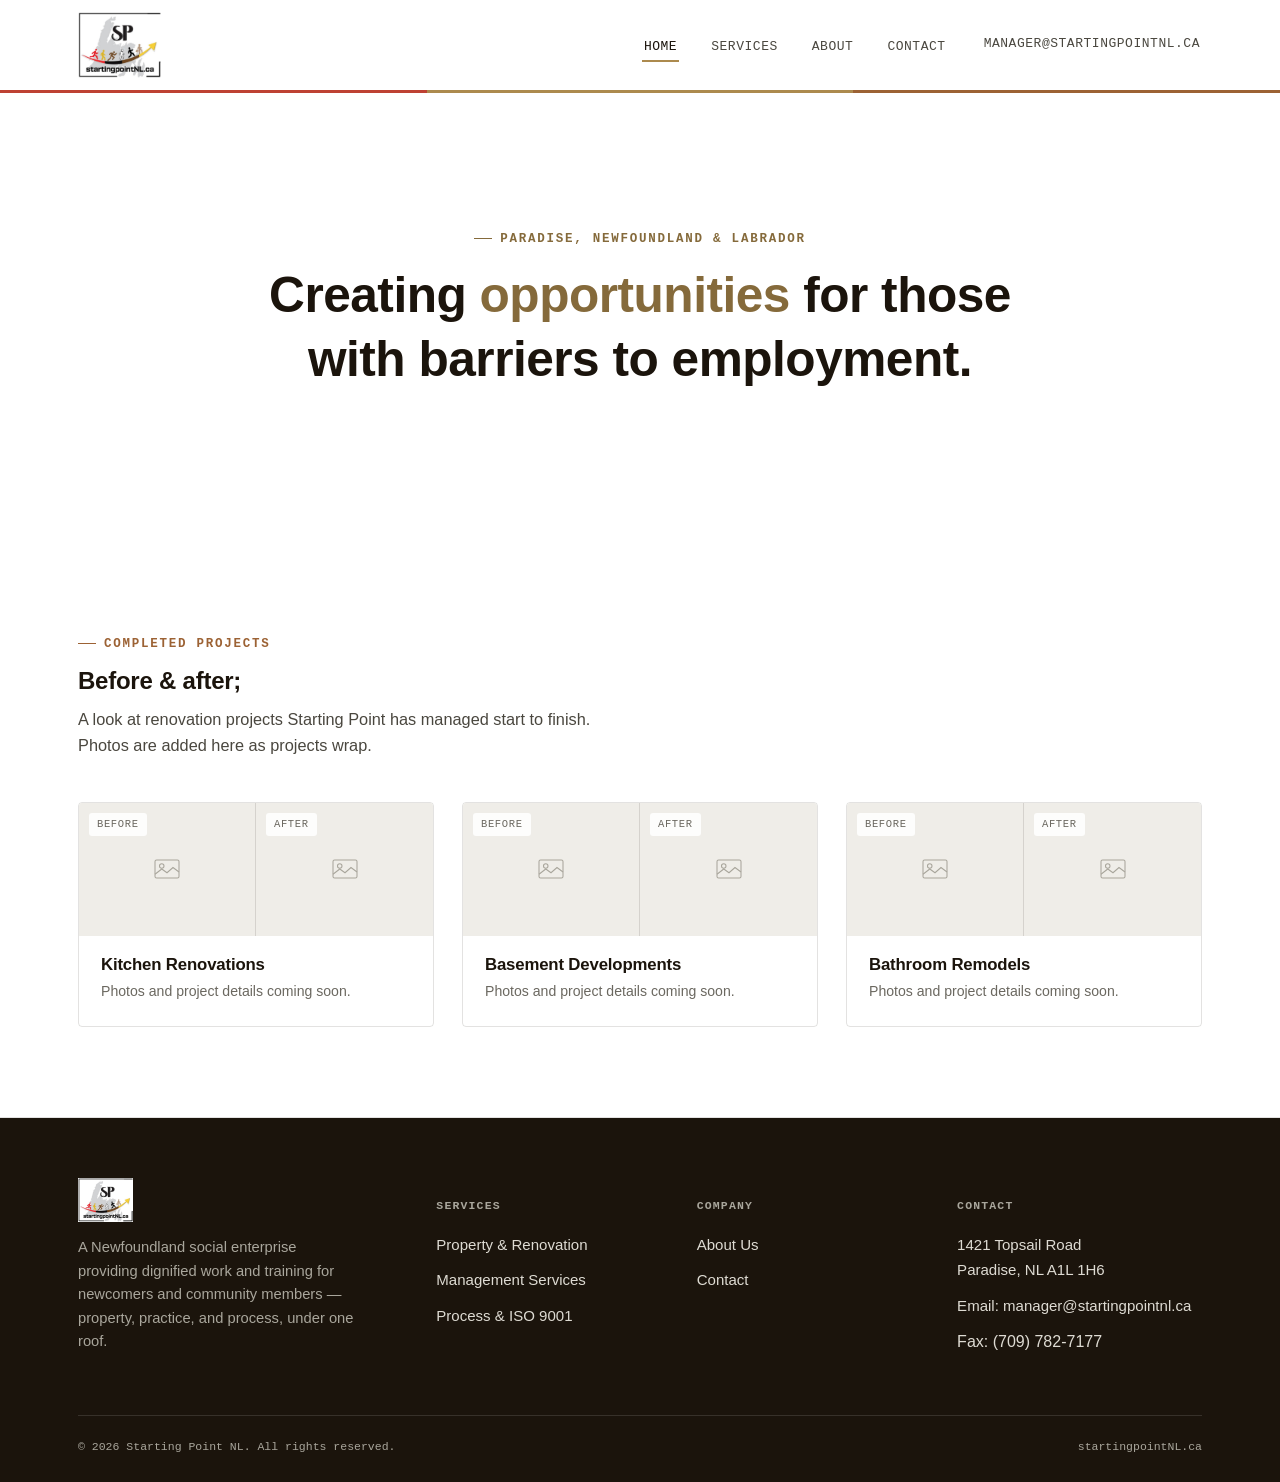
<file: Index-new.html>
<!DOCTYPE html>
<!-- saved from url=(0074)file:///C:/Users/haris/OneDrive/Desktop/startingpointnl-website/index.html -->
<html lang="en"><head><meta http-equiv="Content-Type" content="text/html; charset=UTF-8">

<meta name="viewport" content="width=device-width, initial-scale=1.0">
<meta name="theme-color" content="#131209">
<title>Starting Point NL | Dignified Work &amp; Training — Paradise, NL</title>
<meta name="description" content="Starting Point Ventures Inc. is a Newfoundland-based social enterprise providing dignified work and training for newcomers to Canada and community members seeking support.">

<link rel="icon" href="file:///C:/Users/haris/OneDrive/Desktop/startingpointnl-website/assets/favicon-32.png" sizes="32x32">
<link rel="icon" href="file:///C:/Users/haris/OneDrive/Desktop/startingpointnl-website/assets/favicon-192.png" sizes="192x192">
<link rel="apple-touch-icon" href="file:///C:/Users/haris/OneDrive/Desktop/startingpointnl-website/assets/favicon-180.png">
<link rel="icon" href="file:///C:/Users/haris/OneDrive/Desktop/startingpointnl-website/assets/favicon.ico" sizes="any">

<link rel="preconnect" href="https://fonts.googleapis.com/">
<link rel="preconnect" href="https://fonts.gstatic.com/" crossorigin="">
<link href="./Index-new_files/css2" rel="stylesheet">
<link rel="stylesheet" href="./Index-new_files/style.css">

<style>
  /* ============ SPLASH SCREEN STYLES ============ */
  #splash-screen {
    position: fixed;
    inset: 0;
    z-index: 99999;
    background-color: #e2e1d9;
    display: flex;
    flex-direction: column;
    align-items: center;
    justify-content: center;
    padding: 3rem;
    text-align: center;
    opacity: 1;
    visibility: visible;
    transition: opacity 0.8s ease-in-out, visibility 0.8s ease-in-out;
  }

  #splash-screen.fade-out {
    opacity: 0;
    visibility: hidden;
    pointer-events: none;
  }

  .splash-content {
    max-width: 900px;
    margin: 0 auto;
  }

.splash-text {
  font-family: 'Poppins', 'Inter', sans-serif;
  font-weight: 600;
  font-size: clamp(4rem, 6vw, 4rem); /* text size */
  line-height: 1.3;
  color: #D4AF37;
  background: linear-gradient(135deg, #AA7C11 100%,#AA7C11 100%, #AA7C11 100%);
  -webkit-background-clip: text;
  -webkit-text-fill-color: transparent;
  margin: 0;
  text-shadow: 0 4px 20px rgba(0, 0, 0, 0.5);
  /* Animation set to none so text does not fade/translate in */
  animation: none;
}

  .splash-progress-container {
    width: 160px;
    height: 3px;
    background: rgba(212, 175, 55, 0.15);
    border-radius: 3px;
    margin: 2.5rem auto 0;
    overflow: hidden;
  }

  .splash-progress-bar {
    width: 0%;
    height: 100%;
    background: #D4AF37;
    border-radius: 3px;
    animation: splashProgress 5s linear forwards;
  }


  @keyframes splashProgress {
    from { width: 0%; }
    to { width: 100%; }
  }

  body.splash-active {
    overflow: hidden;
  }
</style>
</head>
<body class="">

<!-- ============ 5-SECOND SPLASH SCREEN ============ -->
<div id="splash-screen" role="dialog" aria-modal="true" aria-label="Our Purpose" class="fade-out" style="display: none;">
  <div class="splash-content">
    <h1 class="splash-text">
We invest to provide<br>
      living wages;<br>
	dignified employment;<br> 
		training opportunities.<br>

    </h1>
    <div class="splash-progress-container">
      <div class="splash-progress-bar"></div>
    </div>
  </div>
</div>

<header class="site-header">
  <div class="header-bar">
    <a href="file:///C:/Users/haris/OneDrive/Desktop/startingpointnl-website/index.html" class="brand" aria-label="Starting Point NL — home">
      <img src="./Index-new_files/logo-icon.png" alt="Starting Point NL logo">
    </a>
    <nav class="main-nav" aria-label="Primary">
      <ul>
        <li><a href="file:///C:/Users/haris/OneDrive/Desktop/startingpointnl-website/index.html" class="active">Home</a></li>
        <li><a href="file:///C:/Users/haris/OneDrive/Desktop/startingpointnl-website/services.html">Services</a></li>
        <li><a href="file:///C:/Users/haris/OneDrive/Desktop/startingpointnl-website/about.html">About</a></li>
        <li><a href="file:///C:/Users/haris/OneDrive/Desktop/startingpointnl-website/contact.html">Contact</a></li>
      </ul>
      <div class="header-cta">
        <a href="email:manager@startingpointnl.ca" class="email:">manager@startingpointnl.ca</a>
      </div>
    </nav>
    <button class="nav-toggle" aria-label="Toggle menu" aria-expanded="false">
      <span></span><span></span><span></span>
    </button>
  </div>
</header>

<main>

  <!-- ============ HERO ============ -->
  <section class="hero">
    <div class="container hero-statement">
      <p class="eyebrow">Paradise, Newfoundland &amp; Labrador</p>
      <h1>Creating <em>opportunities</em> for those with barriers to employment.</h1>
    </div>
  </section>

</main>


 <!-- ============ COMPLETED PROJECTS ============ -->
  <section class="projects" id="projects">
    <div class="container">
      <p class="eyebrow" style="color:var(--brown);">Completed Projects</p>
      <h2 style="max-width:26ch;">Before &amp; after;</h2>
      <p style="color:var(--ink-soft); font-size:1.02rem; max-width:60ch; margin-bottom:44px;">A look at renovation projects Starting Point has managed start to finish. Photos are added here as projects wrap.</p>

      <div class="projects-grid">
        <article class="project-card">
          <div class="ba-compare">
            <div class="ba-half">
              <span>Before</span>
              <svg viewBox="0 0 40 40" fill="none" stroke="currentColor" stroke-width="1.4" aria-hidden="true"><rect x="4" y="8" width="32" height="24" rx="2"></rect><circle cx="13" cy="16" r="3"></circle><path d="M4 27 L13 20 L20 25 L28 18 L36 24"></path></svg>
            </div>
            <div class="ba-half">
              <span>After</span>
              <svg viewBox="0 0 40 40" fill="none" stroke="currentColor" stroke-width="1.4" aria-hidden="true"><rect x="4" y="8" width="32" height="24" rx="2"></rect><circle cx="13" cy="16" r="3"></circle><path d="M4 27 L13 20 L20 25 L28 18 L36 24"></path></svg>
            </div>
          </div>
          <div class="project-body">
            <h3>Kitchen Renovations</h3>
            <p>Photos and project details coming soon.</p>
          </div>
        </article>

        <article class="project-card">
          <div class="ba-compare">
            <div class="ba-half">
              <span>Before</span>
              <svg viewBox="0 0 40 40" fill="none" stroke="currentColor" stroke-width="1.4" aria-hidden="true"><rect x="4" y="8" width="32" height="24" rx="2"></rect><circle cx="13" cy="16" r="3"></circle><path d="M4 27 L13 20 L20 25 L28 18 L36 24"></path></svg>
            </div>
            <div class="ba-half">
              <span>After</span>
              <svg viewBox="0 0 40 40" fill="none" stroke="currentColor" stroke-width="1.4" aria-hidden="true"><rect x="4" y="8" width="32" height="24" rx="2"></rect><circle cx="13" cy="16" r="3"></circle><path d="M4 27 L13 20 L20 25 L28 18 L36 24"></path></svg>
            </div>
          </div>
          <div class="project-body">
            <h3>Basement Developments</h3>
            <p>Photos and project details coming soon.</p>
          </div>
        </article>

        <article class="project-card">
          <div class="ba-compare">
            <div class="ba-half">
              <span>Before</span>
              <svg viewBox="0 0 40 40" fill="none" stroke="currentColor" stroke-width="1.4" aria-hidden="true"><rect x="4" y="8" width="32" height="24" rx="2"></rect><circle cx="13" cy="16" r="3"></circle><path d="M4 27 L13 20 L20 25 L28 18 L36 24"></path></svg>
            </div>
            <div class="ba-half">
              <span>After</span>
              <svg viewBox="0 0 40 40" fill="none" stroke="currentColor" stroke-width="1.4" aria-hidden="true"><rect x="4" y="8" width="32" height="24" rx="2"></rect><circle cx="13" cy="16" r="3"></circle><path d="M4 27 L13 20 L20 25 L28 18 L36 24"></path></svg>
            </div>
          </div>
          <div class="project-body">
            <h3>Bathroom Remodels</h3>
            <p>Photos and project details coming soon.</p>
          </div>
        </article>
      </div>
    </div>
  </section>
<footer class="site-footer">
  <div class="container">
    <div class="footer-grid">
      <div class="footer-brand">
        <img src="./Index-new_files/logo-icon.png" alt="Starting Point NL logo">
        <p>A Newfoundland social enterprise providing dignified work and training for newcomers and community members — property, practice, and process, under one roof.</p>
      </div>
      <div class="footer-col">
        <h5>Services</h5>
        <ul>
          <li><a href="file:///C:/Users/haris/OneDrive/Desktop/startingpointnl-website/services.html#property">Property &amp; Renovation</a></li>
          <li><a href="file:///C:/Users/haris/OneDrive/Desktop/startingpointnl-website/services.html#practice">Management Services</a></li>
          <li><a href="file:///C:/Users/haris/OneDrive/Desktop/startingpointnl-website/services.html#process">Process &amp; ISO 9001</a></li>
        </ul>
      </div>
      <div class="footer-col">
        <h5>Company</h5>
        <ul>
          <li><a href="file:///C:/Users/haris/OneDrive/Desktop/startingpointnl-website/about.html">About Us</a></li>
          <li><a href="file:///C:/Users/haris/OneDrive/Desktop/startingpointnl-website/contact.html">Contact</a></li>
        </ul>
      </div>
      <div class="footer-col">
        <h5>Contact</h5>
        <ul>
          <li><a href="https://maps.google.com/?q=1421+Topsail+Road,+Paradise,+NL+A1L+1H6" target="_blank" rel="noopener">1421 Topsail Road<br>Paradise, NL A1L 1H6</a></li>
          <li><a href="file:///C:/Users/haris/OneDrive/Desktop/startingpointnl-website/E-mail%20manager@startingpointnl.ca">Email: manager@startingpointnl.ca</a></li>
          <li>Fax: (709) 782-7177</li>
        </ul>
      </div>
    </div>
    <div class="footer-bottom">
      <span>© <span id="year">2026</span> Starting Point NL. All rights reserved.</span>
      <span>startingpointNL.ca</span>
    </div>
  </div>
</footer>

<script src="./Index-new_files/main.js"></script>
<script>
  document.getElementById('year').textContent = new Date().getFullYear();

  // Handle 5-second Splash Screen dismissal
  window.addEventListener('DOMContentLoaded', () => {
    const splash = document.getElementById('splash-screen');
    
    setTimeout(() => {
      splash.classList.add('fade-out');
      document.body.classList.remove('splash-active');
      
      // Completely unmount splash element after transition finishes
      setTimeout(() => {
        splash.style.display = 'none';
      }, 800);
    }, 3500);
  });
</script>

</body></html>
</file>
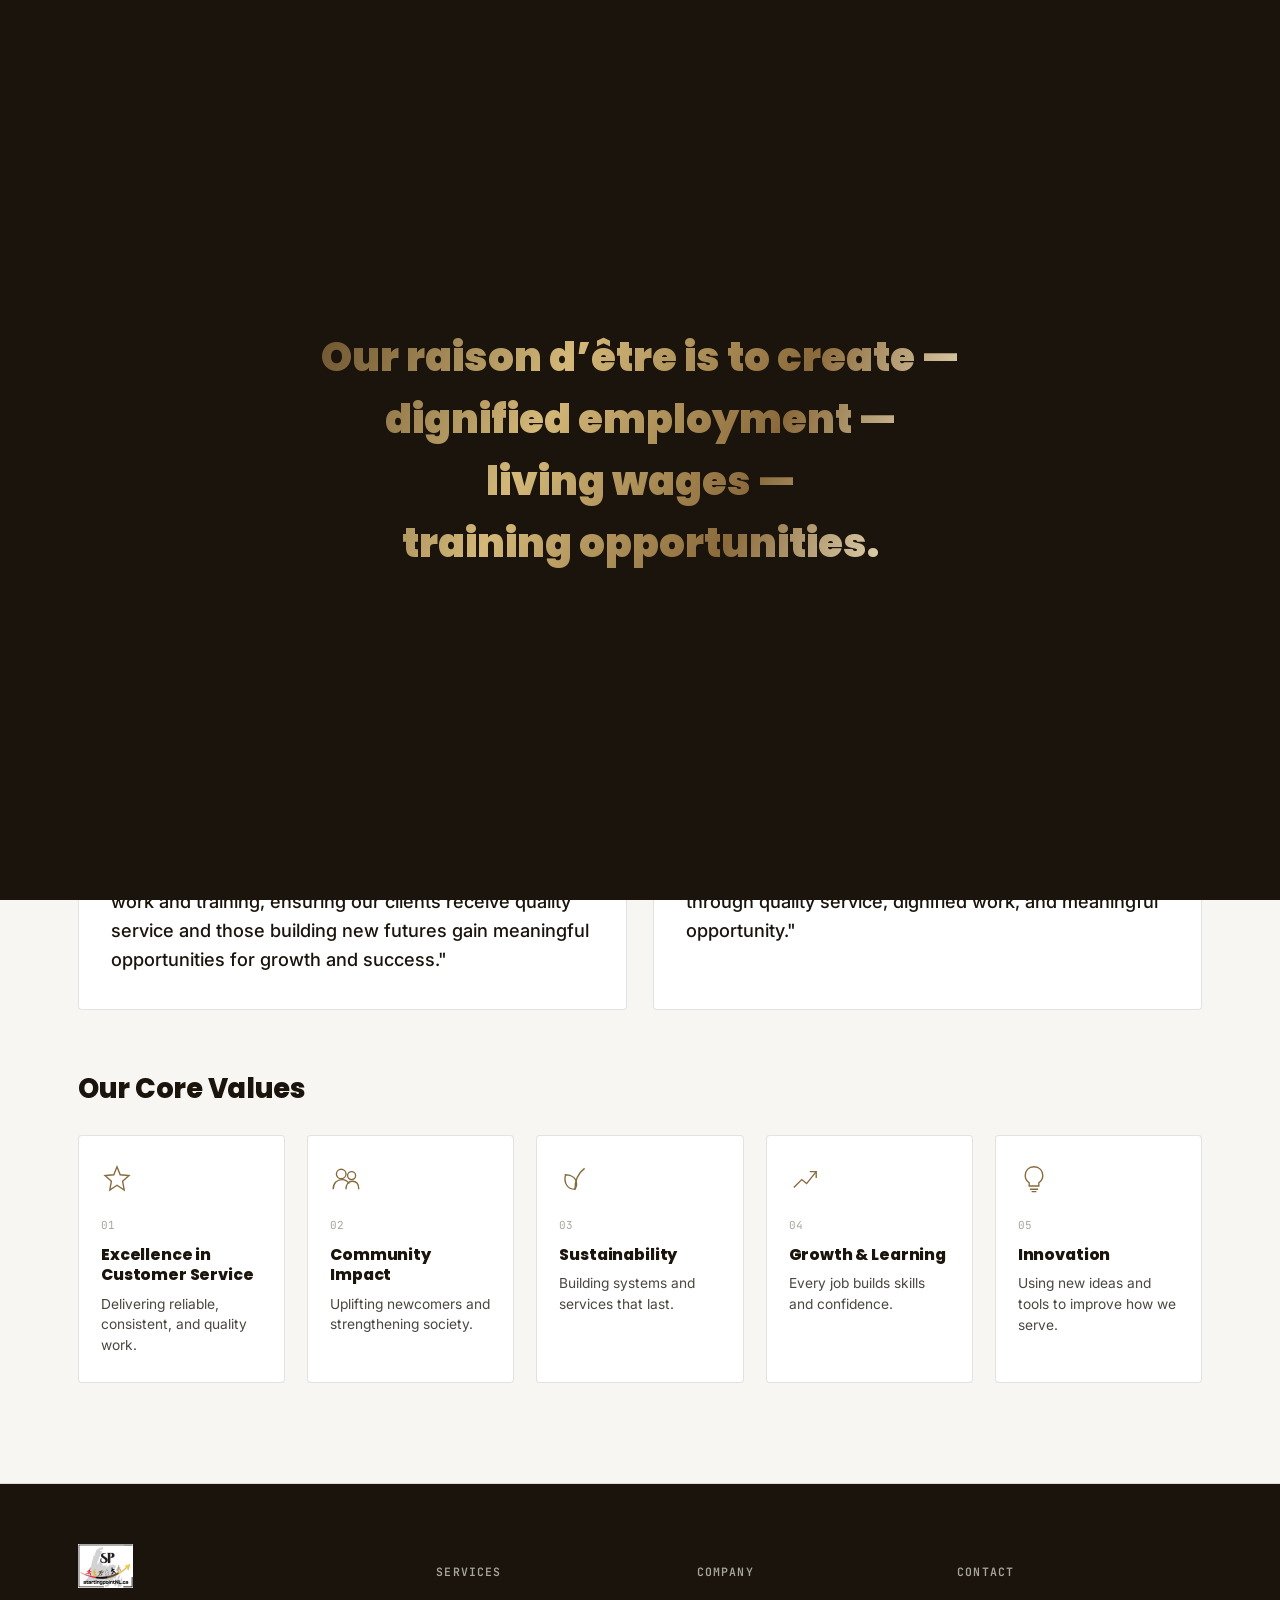
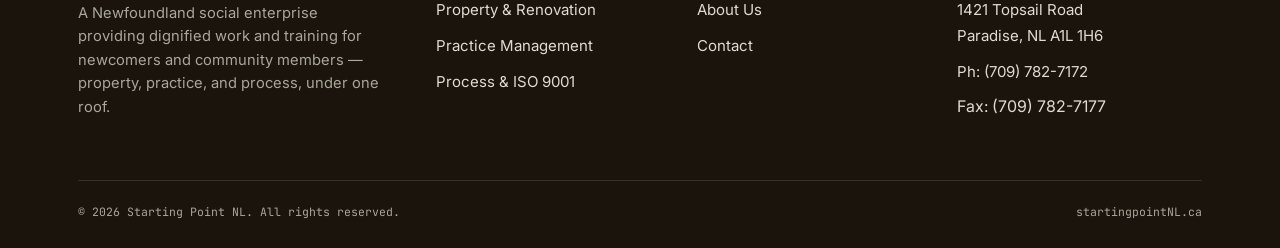
<file: index2.html>
<!DOCTYPE html>
<html lang="en">
<head>
<meta charset="UTF-8">
<meta name="viewport" content="width=device-width, initial-scale=1.0">
<meta name="theme-color" content="#131209">
<title>Starting Point NL | Dignified Work &amp; Training — Paradise, NL</title>
<meta name="description" content="Starting Point Ventures Inc. is a Newfoundland-based social enterprise providing dignified work and training for newcomers to Canada and community members seeking support.">

<link rel="icon" href="assets/favicon-32.png" sizes="32x32">
<link rel="icon" href="assets/favicon-192.png" sizes="192x192">
<link rel="apple-touch-icon" href="assets/favicon-180.png">
<link rel="icon" href="assets/favicon.ico" sizes="any">

<link rel="preconnect" href="https://fonts.googleapis.com">
<link rel="preconnect" href="https://fonts.gstatic.com" crossorigin>
<link href="https://fonts.googleapis.com/css2?family=Poppins:wght@700;800;900&family=Inter:wght@400;500;600;700&family=JetBrains+Mono:wght@500;600&display=swap" rel="stylesheet">
<link rel="stylesheet" href="css/style.css">
</head>
<body>

<div id="splash" class="splash" hidden>
  <div class="splash-inner">
    <p font-size: 4rem; class="splash-text">  Our raison d&rsquo;&ecirc;tre is to create &mdash;<br>dignified employment &mdash; <br> living wages &mdash; <br> training opportunities.</p>
  </div>
</div>

<header class="site-header">
  <div class="header-bar">
    <a href="index.html" class="brand" aria-label="Starting Point NL — home">
      <img src="assets/logo-icon.png" alt="Starting Point NL logo">
    </a>
    <nav class="main-nav" aria-label="Primary">
      <ul>
        <li><a href="index.html">Home</a></li>
        <li><a href="services.html">Services</a></li>
        <li><a href="about.html">About</a></li>
        <li><a href="contact.html">Contact</a></li>
      </ul>
      <div class="header-cta">
        <a href="tel:+17097827172" class="tel-link">(709) 782-7172</a>
      </div>
    </nav>
    <button class="nav-toggle" aria-label="Toggle menu" aria-expanded="false">
      <span></span><span></span><span></span>
    </button>
  </div>
</header>

<main>

  <!-- ============ HERO ============ -->
  <section class="hero">
    <div class="container hero-statement">
      <p class="eyebrow">Paradise, Newfoundland &amp; Labrador</p>
      <h1>Creating <em>opportunities</em> for those with barriers to employment.</h1>
    </div>
  </section>

  <!-- ============ MISSION / VISION / VALUES ============ -->
  <section class="mission-vision" id="mission">
    <div class="container">
      <div class="mv-head">
        <p class="eyebrow" style="color:var(--gold-dark);">Who We Are</p>
        <h2>Our Mission &amp; Vision</h2>
      </div>

      <div class="mv-grid">
        <div class="mv-card">
          <span class="mv-label">Mission</span>
          <p class="mv-quote">"Starting Point empowers newcomers to Canada and community members seeking support through dignified work and training, ensuring our clients receive quality service and those building new futures gain meaningful opportunities for growth and success."</p>
        </div>
        <div class="mv-card">
          <span class="mv-label">Vision</span>
          <p class="mv-quote">"Starting Point envisions a thriving future where newcomers and communities grow stronger together through quality service, dignified work, and meaningful opportunity."</p>
        </div>
      </div>

      <div class="values-head">
        <h3>Our Core Values</h3>
      </div>
      <div class="values-grid">
        <article class="value-card">
          <svg class="value-icon" viewBox="0 0 40 40" fill="none" stroke="currentColor" stroke-width="1.7"><path d="M20 6 L24 16 L35 17 L27 24 L29 35 L20 29 L11 35 L13 24 L5 17 L16 16 Z"/></svg>
          <span class="value-num">01</span>
          <h4>Excellence in Customer Service</h4>
          <p>Delivering reliable, consistent, and quality work.</p>
        </article>
        <article class="value-card">
          <svg class="value-icon" viewBox="0 0 40 40" fill="none" stroke="currentColor" stroke-width="1.7"><circle cx="14" cy="15" r="6"/><circle cx="27" cy="17" r="5"/><path d="M4 34 C4 26 9 22 15 22 C19 22 22 24 24 27"/><path d="M20 34 C20 28 23 24 28 24 C33 24 36 28 36 34"/></svg>
          <span class="value-num">02</span>
          <h4>Community Impact</h4>
          <p>Uplifting newcomers and strengthening society.</p>
        </article>
        <article class="value-card">
          <svg class="value-icon" viewBox="0 0 40 40" fill="none" stroke="currentColor" stroke-width="1.7"><path d="M20 34 C10 34 6 26 8 16 C16 16 22 20 22 28 C22 30 21 32 20 34 Z"/><path d="M20 34 C20 24 24 14 32 8"/></svg>
          <span class="value-num">03</span>
          <h4>Sustainability</h4>
          <p>Building systems and services that last.</p>
        </article>
        <article class="value-card">
          <svg class="value-icon" viewBox="0 0 40 40" fill="none" stroke="currentColor" stroke-width="1.7"><path d="M6 32 L16 22 L22 27 L34 12"/><path d="M26 12 H34 V20"/></svg>
          <span class="value-num">04</span>
          <h4>Growth &amp; Learning</h4>
          <p>Every job builds skills and confidence.</p>
        </article>
        <article class="value-card">
          <svg class="value-icon" viewBox="0 0 40 40" fill="none" stroke="currentColor" stroke-width="1.7"><path d="M20 6 C13 6 9 11 9 17 C9 21 11 24 14 26 V30 H26 V26 C29 24 31 21 31 17 C31 11 27 6 20 6 Z"/><path d="M15 34 H25 M17 37 H23"/></svg>
          <span class="value-num">05</span>
          <h4>Innovation</h4>
          <p>Using new ideas and tools to improve how we serve.</p>
        </article>
      </div>
    </div>
  </section>

</main>

<footer class="site-footer">
  <div class="container">
    <div class="footer-grid">
      <div class="footer-brand">
        <img src="assets/logo-icon.png" alt="Starting Point NL logo">
        <p>A Newfoundland social enterprise providing dignified work and training for newcomers and community members — property, practice, and process, under one roof.</p>
      </div>
      <div class="footer-col">
        <h5>Services</h5>
        <ul>
          <li><a href="services.html#property">Property &amp; Renovation</a></li>
          <li><a href="services.html#practice">Practice Management</a></li>
          <li><a href="services.html#process">Process &amp; ISO 9001</a></li>
        </ul>
      </div>
      <div class="footer-col">
        <h5>Company</h5>
        <ul>
          <li><a href="about.html">About Us</a></li>
          <li><a href="contact.html">Contact</a></li>
        </ul>
      </div>
      <div class="footer-col">
        <h5>Contact</h5>
        <ul>
          <li><a href="https://maps.google.com/?q=1421+Topsail+Road,+Paradise,+NL+A1L+1H6" target="_blank" rel="noopener">1421 Topsail Road<br>Paradise, NL A1L 1H6</a></li>
          <li><a href="tel:+17097827172">Ph: (709) 782-7172</a></li>
          <li>Fax: (709) 782-7177</li>
        </ul>
      </div>
    </div>
    <div class="footer-bottom">
      <span>&copy; <span id="year">2026</span> Starting Point NL. All rights reserved.</span>
      <span>startingpointNL.ca</span>
    </div>
  </div>
</footer>

<script src="js/main.js"></script>
<script>document.getElementById('year').textContent = new Date().getFullYear();</script>
</body>
</html>
</file>
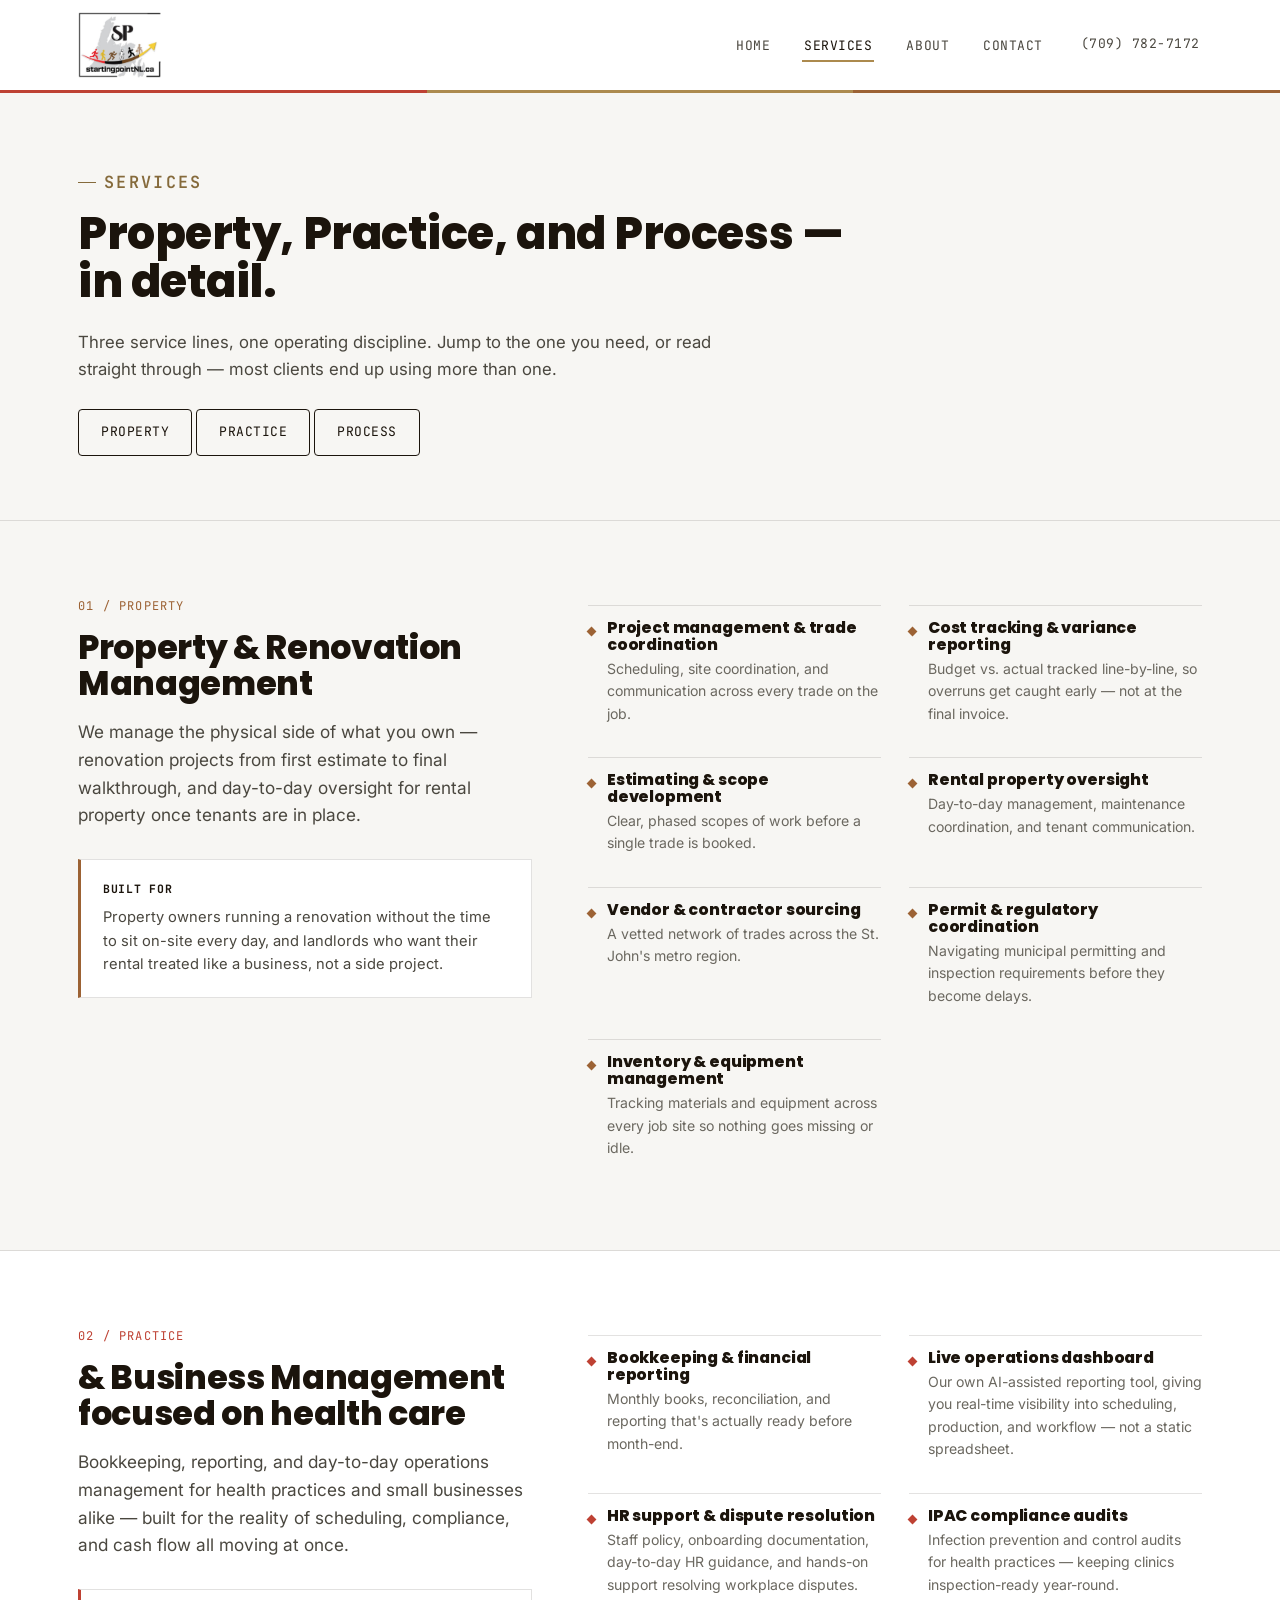
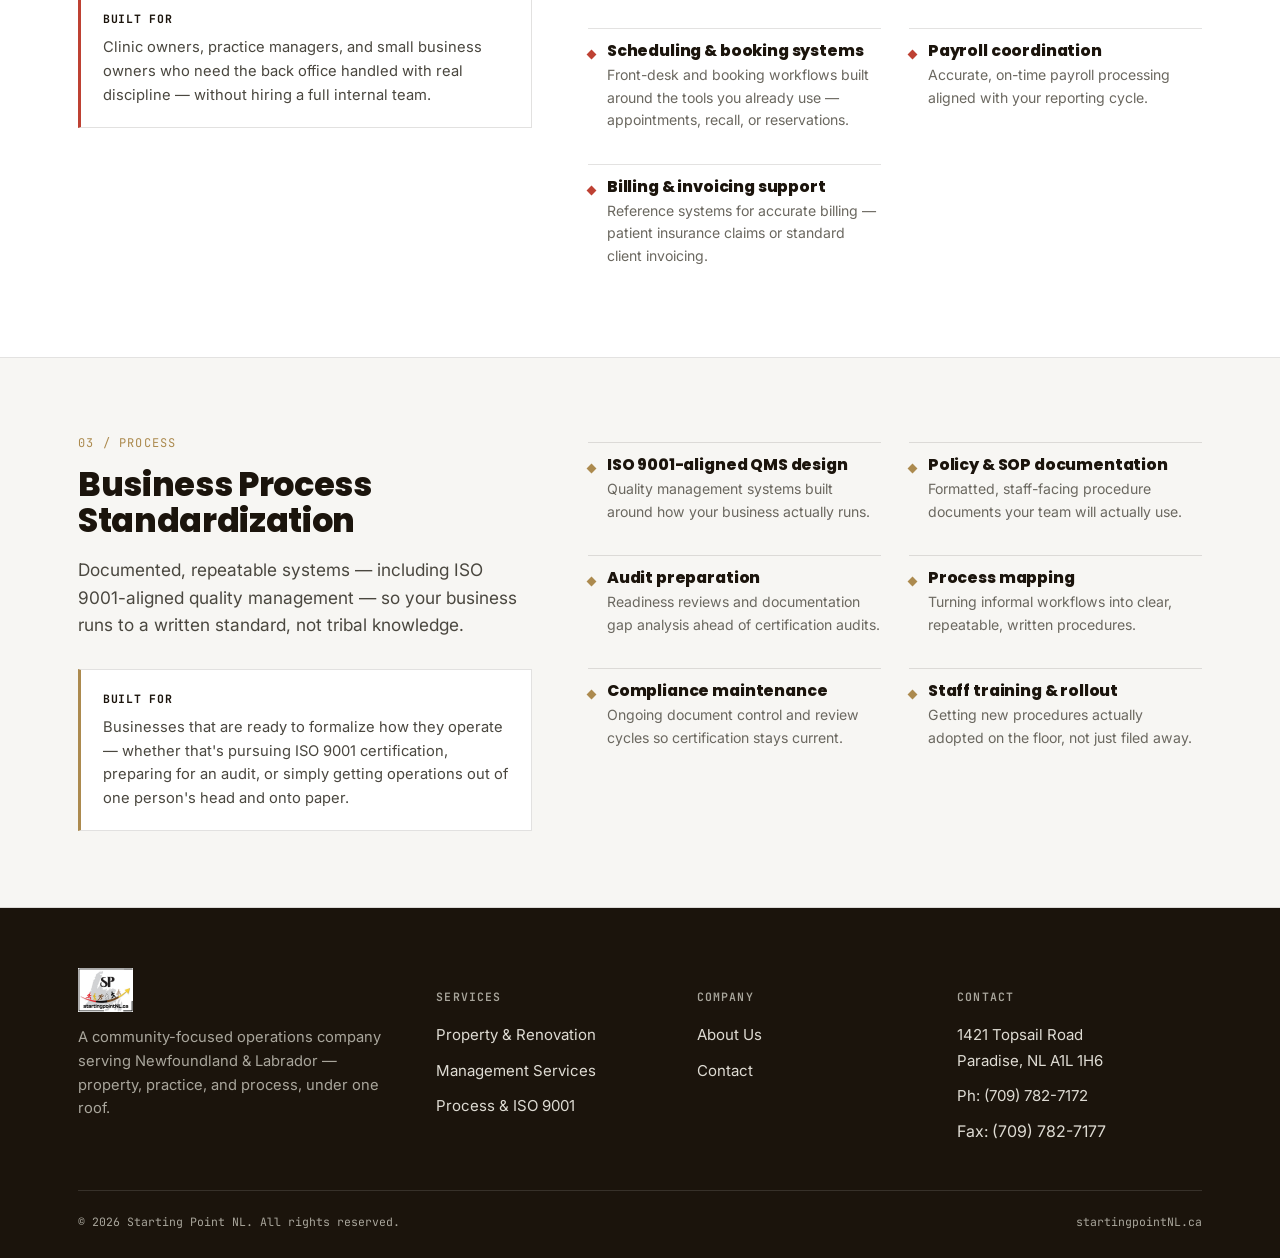
<file: services.html>
<!DOCTYPE html>
<html lang="en">
<head>
<meta charset="UTF-8">
<meta name="viewport" content="width=device-width, initial-scale=1.0">
<meta name="theme-color" content="#131209">
<title>Services | Starting Point NL — Property, Practice & Process</title>
<meta name="description" content="Property & renovation management, practice & small business management, and ISO 9001 process standardization — Starting Point NL's three service lines in detail.">

<link rel="icon" href="assets/favicon-32.png" sizes="32x32">
<link rel="icon" href="assets/favicon-192.png" sizes="192x192">
<link rel="apple-touch-icon" href="assets/favicon-180.png">
<link rel="icon" href="assets/favicon.ico" sizes="any">

<link rel="preconnect" href="https://fonts.googleapis.com">
<link rel="preconnect" href="https://fonts.gstatic.com" crossorigin>
<link href="https://fonts.googleapis.com/css2?family=Poppins:wght@700;800;900&family=Inter:wght@400;500;600;700&family=JetBrains+Mono:wght@500;600&display=swap" rel="stylesheet">
<link rel="stylesheet" href="css/style.css">
</head>
<body>

<header class="site-header">
  <div class="header-bar">
    <a href="index.html" class="brand" aria-label="Starting Point NL — home">
      <img src="assets/logo-icon.png" alt="Starting Point NL logo">
    </a>
    <nav class="main-nav" aria-label="Primary">
      <ul>
        <li><a href="index.html">Home</a></li>
        <li><a href="services.html">Services</a></li>
        <li><a href="about.html">About</a></li>
        <li><a href="contact.html">Contact</a></li>
      </ul>
      <div class="header-cta">
        <a href="tel:+17097827172" class="tel-link">(709) 782-7172</a>
      </div>
    </nav>
    <button class="nav-toggle" aria-label="Toggle menu" aria-expanded="false">
      <span></span><span></span><span></span>
    </button>
  </div>
</header>

<main>

  <section class="page-hero">
    <div class="container">
      <p class="eyebrow">Services</p>
      <h1>Property, Practice, and Process — in detail.</h1>
      <p>Three service lines, one operating discipline. Jump to the one you need, or read straight through — most clients end up using more than one.</p>
      <div class="hero-actions" style="margin-top:26px;">
        <a href="#property" class="btn btn-outline">Property</a>
        <a href="#practice" class="btn btn-outline">Practice</a>
        <a href="#process" class="btn btn-outline">Process</a>
      </div>
    </div>
  </section>

  <!-- ============ PROPERTY ============ -->
  <section class="service-block svc-property" id="property">
    <div class="container service-block-grid">
      <div>
        <span class="service-num">01 / Property</span>
        <h2>Property &amp; Renovation Management</h2>
        <p class="lede">We manage the physical side of what you own — renovation projects from first estimate to final walkthrough, and day-to-day oversight for rental property once tenants are in place.</p>
        <div class="for-whom">
          <strong>Built for</strong>
          Property owners running a renovation without the time to sit on-site every day, and landlords who want their rental treated like a business, not a side project.
        </div>
      </div>
      <div>
        <div class="feature-grid">
          <div class="feature-item"><span class="dot"></span><div><h4>Project management &amp; trade coordination</h4><p>Scheduling, site coordination, and communication across every trade on the job.</p></div></div>
          <div class="feature-item"><span class="dot"></span><div><h4>Cost tracking &amp; variance reporting</h4><p>Budget vs. actual tracked line-by-line, so overruns get caught early — not at the final invoice.</p></div></div>
          <div class="feature-item"><span class="dot"></span><div><h4>Estimating &amp; scope development</h4><p>Clear, phased scopes of work before a single trade is booked.</p></div></div>
          <div class="feature-item"><span class="dot"></span><div><h4>Rental property oversight</h4><p>Day-to-day management, maintenance coordination, and tenant communication.</p></div></div>
          <div class="feature-item"><span class="dot"></span><div><h4>Vendor &amp; contractor sourcing</h4><p>A vetted network of trades across the St. John's metro region.</p></div></div>
          <div class="feature-item"><span class="dot"></span><div><h4>Permit &amp; regulatory coordination</h4><p>Navigating municipal permitting and inspection requirements before they become delays.</p></div></div>
          <div class="feature-item"><span class="dot"></span><div><h4>Inventory &amp; equipment management</h4><p>Tracking materials and equipment across every job site so nothing goes missing or idle.</p></div></div>
        </div>
      </div>
    </div>
  </section>

  <!-- ============ PRACTICE ============ -->
  <section class="service-block svc-practice" id="practice">
    <div class="container service-block-grid">
      <div>
        <span class="service-num">02 / Practice</span>
        <h2> &amp; Business Management focused on health care</h2>
        <p class="lede">Bookkeeping, reporting, and day-to-day operations management for health practices and small businesses alike — built for the reality of scheduling, compliance, and cash flow all moving at once.</p>
        <div class="for-whom">
          <strong>Built for</strong>
          Clinic owners, practice managers, and small business owners who need the back office handled with real discipline — without hiring a full internal team.
        </div>
      </div>
      <div>
        <div class="feature-grid">
          <div class="feature-item"><span class="dot"></span><div><h4>Bookkeeping &amp; financial reporting</h4><p>Monthly books, reconciliation, and reporting that's actually ready before month-end.</p></div></div>
          <div class="feature-item"><span class="dot"></span><div><h4>Live operations dashboard</h4><p>Our own AI-assisted reporting tool, giving you real-time visibility into scheduling, production, and workflow — not a static spreadsheet.</p></div></div>
          <div class="feature-item"><span class="dot"></span><div><h4>HR support &amp; dispute resolution</h4><p>Staff policy, onboarding documentation, day-to-day HR guidance, and hands-on support resolving workplace disputes.</p></div></div>
          <div class="feature-item"><span class="dot"></span><div><h4>IPAC compliance audits</h4><p>Infection prevention and control audits for health practices — keeping clinics inspection-ready year-round.</p></div></div>
          <div class="feature-item"><span class="dot"></span><div><h4>Scheduling &amp; booking systems</h4><p>Front-desk and booking workflows built around the tools you already use — appointments, recall, or reservations.</p></div></div>
          <div class="feature-item"><span class="dot"></span><div><h4>Payroll coordination</h4><p>Accurate, on-time payroll processing aligned with your reporting cycle.</p></div></div>
          <div class="feature-item"><span class="dot"></span><div><h4>Billing &amp; invoicing support</h4><p>Reference systems for accurate billing — patient insurance claims or standard client invoicing.</p></div></div>
        </div>
      </div>
    </div>
  </section>

  <!-- ============ PROCESS ============ -->
  <section class="service-block svc-process" id="process">
    <div class="container service-block-grid">
      <div>
        <span class="service-num">03 / Process</span>
        <h2>Business Process Standardization</h2>
        <p class="lede">Documented, repeatable systems — including ISO 9001-aligned quality management — so your business runs to a written standard, not tribal knowledge.</p>
        <div class="for-whom">
          <strong>Built for</strong>
          Businesses that are ready to formalize how they operate — whether that's pursuing ISO 9001 certification, preparing for an audit, or simply getting operations out of one person's head and onto paper.
        </div>
      </div>
      <div>
        <div class="feature-grid">
          <div class="feature-item"><span class="dot"></span><div><h4>ISO 9001-aligned QMS design</h4><p>Quality management systems built around how your business actually runs.</p></div></div>
          <div class="feature-item"><span class="dot"></span><div><h4>Policy &amp; SOP documentation</h4><p>Formatted, staff-facing procedure documents your team will actually use.</p></div></div>
          <div class="feature-item"><span class="dot"></span><div><h4>Audit preparation</h4><p>Readiness reviews and documentation gap analysis ahead of certification audits.</p></div></div>
          <div class="feature-item"><span class="dot"></span><div><h4>Process mapping</h4><p>Turning informal workflows into clear, repeatable, written procedures.</p></div></div>
          <div class="feature-item"><span class="dot"></span><div><h4>Compliance maintenance</h4><p>Ongoing document control and review cycles so certification stays current.</p></div></div>
          <div class="feature-item"><span class="dot"></span><div><h4>Staff training &amp; rollout</h4><p>Getting new procedures actually adopted on the floor, not just filed away.</p></div></div>
        </div>
      </div>
    </div>
  </section>

</main>

<footer class="site-footer">
  <div class="container">
    <div class="footer-grid">
      <div class="footer-brand">
        <img src="assets/logo-icon.png" alt="Starting Point NL logo">
        <p>A community-focused operations company serving Newfoundland &amp; Labrador — property, practice, and process, under one roof.</p>
      </div>
      <div class="footer-col">
        <h5>Services</h5>
        <ul>
          <li><a href="services.html#property">Property &amp; Renovation</a></li>
          <li><a href="services.html#practice">Management Services</a></li>
          <li><a href="services.html#process">Process &amp; ISO 9001</a></li>
        </ul>
      </div>
      <div class="footer-col">
        <h5>Company</h5>
        <ul>
          <li><a href="about.html">About Us</a></li>
          <li><a href="contact.html">Contact</a></li>
        </ul>
      </div>
      <div class="footer-col">
        <h5>Contact</h5>
        <ul>
          <li><a href="https://maps.google.com/?q=1421+Topsail+Road,+Paradise,+NL+A1L+1H6" target="_blank" rel="noopener">1421 Topsail Road<br>Paradise, NL A1L 1H6</a></li>
          <li><a href="tel:+17097827172">Ph: (709) 782-7172</a></li>
          <li>Fax: (709) 782-7177</li>
        </ul>
      </div>
    </div>
    <div class="footer-bottom">
      <span>&copy; <span id="year">2026</span> Starting Point NL. All rights reserved.</span>
      <span>startingpointNL.ca</span>
    </div>
  </div>
</footer>

<script src="js/main.js"></script>
<script>document.getElementById('year').textContent = new Date().getFullYear();</script>
</body>
</html>
</file>
<file: css/style.css>
/* =========================================================
   Starting Point NL — Design Tokens
   Palette derived from the client's own letterhead mark:
   signal red, brushed gold (arrow — primary highlight),
   representative brown (diversity of the figures), stone
   grey (NL map), ink black (wordmark).
   ========================================================= */
:root{
  --ink: #1B140C;
  --ink-2: #251A10;
  --ink-soft: #4A473F;
  --paper: #FFFFFF;
  --stone-50: #F7F6F3;
  --stone-100: #EFEDE8;
  --stone-200: #DEDBD3;
  --stone-400: #A9A69C;
  --stone-600: #6B6860;

  --red: #BE4133;
  --red-dark: #96332A;
  --red-tint: #FBE9E7;

  --gold: #AC8A4E;
  --gold-dark: #856A3B;
  --gold-bright: #D3B879;
  --gold-tint: #F3EAD6;
  --gold-brushed: linear-gradient(115deg, #6E5530 0%, #D3B879 22%, #8A6A3B 42%, #EDE0C0 58%, #97763F 76%, #C9AC72 100%);

  --brown: #9C6234;
  --brown-dark: #74471F;
  --brown-tint: #F3E3D0;

  --line: rgba(27,20,12,0.12);
  --line-dark: rgba(255,255,255,0.14);

  --shadow-lg: 0 30px 70px -30px rgba(27,20,12,0.35);

  --font-display: 'Poppins', 'Segoe UI', sans-serif;
  --font-body: 'Inter', 'Segoe UI', sans-serif;
  --font-mono: 'JetBrains Mono', 'Courier New', monospace;

  --container: 1180px;
  --radius: 4px;
  --ease: cubic-bezier(.4,0,.2,1);
}

*,*::before,*::after{ box-sizing: border-box; }
html{ scroll-behavior: smooth; }
body{
  margin:0;
  font-family: var(--font-body);
  color: var(--ink);
  background: var(--paper);
  -webkit-font-smoothing: antialiased;
  line-height: 1.6;
}
img{ max-width:100%; display:block; }
a{ color: inherit; text-decoration: none; }
ul{ margin:0; padding:0; list-style:none; }
h1,h2,h3,h4{
  font-family: var(--font-display);
  font-weight: 800;
  line-height: 1.08;
  margin: 0 0 .5em;
  letter-spacing: -0.01em;
}
p{ margin: 0 0 1em; }
.container{
  max-width: var(--container);
  margin: 0 auto;
  padding: 0 28px;
}
section{ position: relative; }

/* Focus visibility */
a:focus-visible, button:focus-visible, input:focus-visible, textarea:focus-visible{
  outline: 2px solid var(--gold);
  outline-offset: 3px;
}

@media (prefers-reduced-motion: reduce){
  *{ animation-duration: 0.001ms !important; animation-iteration-count: 1 !important; transition-duration: 0.001ms !important; scroll-behavior: auto !important; }
}

/* ---------- Eyebrow / mono labels ---------- */
.eyebrow{
  font-family: var(--font-mono);
  font-size: 12.5px;
  letter-spacing: 0.14em;
  text-transform: uppercase;
  color: var(--gold);
  font-weight: 600;
  display: inline-flex;
  align-items: center;
  gap: 8px;
  margin-bottom: 14px;
}
.eyebrow::before{
  content:"";
  width: 18px; height: 1px;
  background: currentColor;
  display:inline-block;
}

/* =========================================================
   Splash screen — shown once per session
   ========================================================= */
.splash{
  position: fixed; inset: 0; z-index: 9999;
  background: var(--ink);
  display:flex; align-items:center; justify-content:center;
  padding: 40px; text-align:center;
  cursor: pointer;
  opacity: 1;
  transition: opacity .6s ease;
}
.splash[hidden]{ display:none; }
.splash.fade-out{ opacity: 0; }
.splash-inner{ max-width: 760px; }
.splash-text{
  font-family: var(--font-display);
  font-weight: 900;
  font-size: clamp(2.5rem, 6.2vw, 2.5rem);
  line-height: 1.55;
  margin: 0;
  background: var(--gold-brushed);
  background-size: 160% 160%;
  color: var(--gold-bright);
  -webkit-background-clip: text;
  background-clip: text;
  -webkit-text-fill-color: transparent;
}

/* =========================================================
   Header
   ========================================================= */
.site-header{
  position: sticky; top:0; z-index: 100;
  background: rgba(255,255,255,0.98);
  border-bottom: 1px solid var(--line);
}
.site-header::after{
  content:"";
  position:absolute; left:0; right:0; bottom:-3px; height:3px;
  background: linear-gradient(to right, var(--red) 0 33.34%, var(--gold) 33.34% 66.67%, var(--brown) 66.67% 100%);
}
.header-bar{
  display:flex; align-items:center; justify-content:space-between;
  padding: 12px 28px;
  max-width: var(--container);
  margin: 0 auto;
}
.brand{ display:flex; align-items:center; gap:10px; }
.brand img{ height: 66px; width:auto; }
.main-nav{ display:flex; align-items:center; gap: 34px; }
.main-nav ul{ display:flex; gap: 30px; }
.main-nav a{
  font-family: var(--font-mono);
  font-size: 13px;
  letter-spacing: .04em;
  text-transform: uppercase;
  color: var(--ink-soft);
  padding: 6px 2px;
  border-bottom: 2px solid transparent;
  transition: color .2s var(--ease), border-color .2s var(--ease);
}
.main-nav a:hover, .main-nav a.active{ color: var(--ink); border-color: var(--gold); }
.header-cta{ display:flex; align-items:center; gap:18px; }
.tel-link{
  font-family: var(--font-mono);
  font-size: 13px;
  color: var(--ink-soft);
  display:none;
}
.nav-toggle{
  display:none;
  background:none; border:none; cursor:pointer;
  width: 40px; height:40px;
  flex-direction:column; align-items:center; justify-content:center; gap:5px;
}
.nav-toggle span{ width:22px; height:2px; background:var(--ink); display:block; }

.btn{
  display:inline-flex; align-items:center; justify-content:center; gap:8px;
  font-family: var(--font-mono);
  font-size: 13px;
  letter-spacing: .04em;
  text-transform: uppercase;
  padding: 12px 22px;
  border-radius: var(--radius);
  border: 1px solid transparent;
  cursor:pointer;
  transition: all .2s var(--ease);
  white-space: nowrap;
}
.btn-primary{ background: var(--ink); color: var(--paper); }
.btn-primary:hover{ background: var(--brown-dark); }
.btn-gold{ background: var(--gold-brushed); background-size: 160% 160%; background-position: 0% 50%; color: var(--ink); font-weight: 600; border-color: rgba(27,20,12,0.15); transition: all .25s var(--ease); }
.btn-gold:hover{ background-position: 100% 50%; color: var(--ink); }
.btn-outline{ border-color: var(--ink); color: var(--ink); }
.btn-outline:hover{ background: var(--ink); color: var(--paper); }
.btn-ghost{ color: var(--ink); border-color: var(--line); }
.btn-ghost:hover{ border-color: var(--ink); }

/* =========================================================
   Hero — minimal, light, statement-only (homepage)
   ========================================================= */
.hero{
  padding: 130px 0 120px;
  background: var(--paper);
  text-align: center;
}
.hero-statement{ max-width: 880px; margin: 0 auto; }
.hero .eyebrow{ color: var(--gold-dark); justify-content:center; }
.hero h1{
  font-size: clamp(2rem, 4.6vw, 3.1rem);
  color: var(--ink);
  line-height: 1.3;
}
.hero h1 em{
  font-style: normal;
  color: var(--gold-dark);
}

/* =========================================================
   Purpose / social enterprise strip within mission
   ========================================================= */
.purpose-strip{
  margin-top: 56px; padding-top: 48px;
  border-top: 1px solid var(--line);
  display:grid; grid-template-columns: 1.1fr 0.9fr; gap: 48px; align-items:center;
}
.purpose-strip h3{ color: var(--ink); font-size: clamp(1.3rem, 2vw, 1.6rem); }
.purpose-strip > div > p{ color: var(--ink-soft); margin:0; }
.purpose-stats{ display:grid; grid-template-columns: repeat(3,1fr); gap: 20px; }
.stat-dark b{ display:block; font-family: var(--font-display); font-size: 1.5rem; color: var(--ink); }
.stat-dark span{ font-family: var(--font-mono); font-size: 10.5px; text-transform:uppercase; letter-spacing:.06em; color: var(--stone-600); }

/* =========================================================
   Mission / Vision / Values — the primary homepage story
   ========================================================= */
.mission-vision{
  background: var(--stone-50); color: var(--ink);
  padding: 100px 0;
  border-top: 1px solid var(--line);
  border-bottom: 1px solid var(--line);
}
.mv-head{ max-width: 680px; margin-bottom: 48px; }
.mv-head h2{ color: var(--ink); font-size: clamp(1.9rem,3vw,2.5rem); }
.mv-head p{ color: var(--ink-soft); font-size:1.02rem; margin:0; }

.mv-grid{ display:grid; grid-template-columns: 1fr 1fr; gap: 26px; margin-bottom: 64px; }
.mv-card{
  border: 1px solid var(--line); border-radius: var(--radius);
  padding: 34px 32px; background: var(--paper);
}
.mv-label{
  font-family: var(--font-mono); font-size: 11.5px; letter-spacing:.12em; text-transform:uppercase;
  color: var(--gold-dark); font-weight:700; display:block; margin-bottom: 18px;
}
.mv-quote{
  font-size: 1.14rem; line-height: 1.6; color: var(--ink);
  margin: 0; font-weight: 500;
}

.values-head{ margin-bottom: 32px; display:flex; align-items:baseline; justify-content:space-between; gap:20px; flex-wrap:wrap; }
.values-head h3{ color: var(--ink); font-size: clamp(1.4rem,2.2vw,1.7rem); margin:0; }
.values-head span{ font-family: var(--font-mono); font-size:11.5px; text-transform:uppercase; letter-spacing:.1em; color: var(--stone-600); }

.values-grid{ display:grid; grid-template-columns: repeat(auto-fit, minmax(190px, 1fr)); gap: 22px; }
.value-card{
  border: 1px solid var(--line); border-radius: var(--radius);
  padding: 26px 22px; background: var(--paper);
  transition: border-color .2s ease, box-shadow .2s ease;
}
.value-card:hover{ border-color: rgba(172,138,78,0.5); box-shadow: var(--shadow-lg); }
.value-icon{ width:32px; height:32px; color: var(--gold-dark); margin-bottom: 16px; }
.value-num{ font-family: var(--font-mono); font-size: 11px; color: var(--stone-400); display:block; margin-bottom: 10px; }
.value-card h4{ color: var(--ink); font-size: .98rem; margin-bottom: 8px; line-height:1.3; }
.value-card p{ color: var(--ink-soft); font-size: .86rem; margin:0; line-height:1.5; }

/* =========================================================
   Team
   ========================================================= */
/* =========================================================
   Our Story
   ========================================================= */
.our-story{ padding: 90px 0; border-bottom: 1px solid var(--line); }
.our-story h2{ margin-bottom: 36px; font-size: clamp(1.7rem,2.6vw,2.2rem); max-width: 20ch; }
.story-grid{ display:grid; grid-template-columns: 1.2fr 0.8fr; gap: 56px; align-items:start; }
.story-grid > div:first-child p{ color: var(--ink-soft); font-size: 1.04rem; }
.story-quote{
  background: var(--stone-50); border-left: 3px solid var(--gold);
  border-radius: var(--radius); padding: 30px 28px;
}
.story-quote p{ font-size: 1.12rem; font-style: italic; color: var(--ink); margin-bottom: 14px; line-height:1.5; }
.story-quote span{ font-family: var(--font-mono); font-size: 12px; text-transform:uppercase; letter-spacing:.06em; color: var(--stone-600); }

.team{ padding: 90px 0; }
.team > .container > p.eyebrow{ margin-top: 6px; }
.team > .container > h2{ margin-bottom: 12px; }
.team > .container > p:not(.eyebrow){ margin-bottom: 44px; }
.team-grid{ display:grid; grid-template-columns: repeat(auto-fit, minmax(200px, 1fr)); gap: 26px; }
.team-card{
  border: 1px solid var(--line); border-radius: var(--radius);
  padding: 26px 22px 28px;
  transition: box-shadow .25s ease;
}
.team-card:hover{ box-shadow: var(--shadow-lg); }
.team-avatar{
  width: 56px; height:56px; border-radius: 50%;
  display:flex; align-items:center; justify-content:center;
  font-family: var(--font-display); font-weight:800; font-size: 1rem; color:#fff;
  margin-bottom: 18px;
}
.team-card h3{ font-size: 1.08rem; margin-bottom: 4px; }
.team-role{
  font-family: var(--font-mono); font-size: 11px; text-transform:uppercase; letter-spacing:.06em;
  color: var(--stone-600); margin-bottom: 14px;
}
.team-bio{ font-size: .89rem; color: var(--ink-soft); margin:0; }
.value-item h4{ color:#fff; margin-bottom:6px; font-size:1.05rem; }
.value-item p{ color: var(--stone-200); font-size:.95rem; margin:0; }

/* =========================================================
   Footer
   ========================================================= */
.site-footer{ background: var(--ink); color: var(--stone-200); padding: 60px 0 26px; }
.footer-grid{ display:grid; grid-template-columns: 1.3fr 0.9fr 0.9fr 1fr; gap: 40px; margin-bottom: 46px; }
.footer-brand img{ height:44px; margin-bottom:14px; }
.footer-brand p{ color: var(--stone-400); font-size:.92rem; max-width: 34ch; }
.footer-col h5{
  font-family: var(--font-mono); font-size:11.5px; letter-spacing:.1em; text-transform:uppercase;
  color: var(--stone-400); margin-bottom:16px; font-weight:600;
}
.footer-col ul{ display:grid; gap:10px; }
.footer-col a{ color: var(--stone-200); font-size:.94rem; }
.footer-col a:hover{ color: var(--gold); }
.footer-bottom{
  border-top:1px solid rgba(255,255,255,.12); padding-top:22px;
  display:flex; justify-content:space-between; gap:16px; flex-wrap:wrap;
  font-family: var(--font-mono); font-size:11.5px; color: var(--stone-400);
}

/* =========================================================
   Inner page hero (Services / About / Contact)
   ========================================================= */
.page-hero{
  padding: 74px 0 64px;
  background: var(--stone-50);
  border-bottom: 1px solid var(--line);
}
.page-hero .eyebrow{ color: var(--gold-dark); }
.page-hero h1{ font-size: clamp(2rem,3.6vw,2.8rem); max-width: 26ch; color: var(--ink); }
.page-hero p{ color: var(--ink-soft); max-width: 60ch; font-size:1.05rem; }
.breadcrumb{
  font-family: var(--font-mono); font-size:12px; text-transform:uppercase; letter-spacing:.08em;
  color: var(--stone-600); margin-bottom:18px; display:flex; gap:8px; align-items:center;
}
.breadcrumb a:hover{ color: var(--gold-dark); }

/* Service detail blocks */
.service-block{ padding: 76px 0; border-bottom: 1px solid var(--line); }
.service-block:nth-child(even){ background: var(--stone-50); }
.service-block-grid{ display:grid; grid-template-columns: 0.85fr 1.15fr; gap: 56px; align-items:start; }
.service-num{ font-family:var(--font-mono); font-size:12px; color: var(--accent, var(--red)); text-transform:uppercase; letter-spacing:.1em; margin-bottom:14px; display:block;}
.service-block h2{ font-size: clamp(1.7rem,2.6vw,2.2rem); }
.service-block .lede{ font-size:1.08rem; color:var(--ink-soft); }
.feature-grid{ display:grid; grid-template-columns: 1fr 1fr; gap: 18px 28px; margin-top:8px; }
.feature-item{ display:flex; gap:12px; align-items:flex-start; padding: 14px 0; border-top:1px solid var(--line); }
.feature-item .dot{ width:7px; height:7px; margin-top:8px; flex-shrink:0; background: var(--accent, var(--red)); transform:rotate(45deg); }
.feature-item h4{ font-size:.98rem; margin-bottom:4px; }
.feature-item p{ font-size:.88rem; color:var(--stone-600); margin:0; }
.for-whom{
  margin-top: 30px; padding: 20px 22px; background: var(--paper); border:1px solid var(--line); border-left:3px solid var(--accent,var(--red));
  font-size:.92rem; color: var(--ink-soft);
}
.for-whom strong{ color:var(--ink); font-family:var(--font-mono); font-size:11.5px; text-transform:uppercase; letter-spacing:.06em; display:block; margin-bottom:8px;}

.svc-property{ --accent: var(--brown); }
.svc-practice{ --accent: var(--red); }
.svc-process{ --accent: var(--gold); }

/* =========================================================
   About page specifics
   ========================================================= */
/* =========================================================
   Completed Projects — before/after gallery
   ========================================================= */
.projects{ padding: 90px 0; border-bottom: 1px solid var(--line); }
.projects-grid{ display:grid; grid-template-columns: repeat(auto-fit, minmax(280px, 1fr)); gap: 28px; }
.project-card{ border:1px solid var(--line); border-radius: var(--radius); overflow:hidden; transition: box-shadow .25s ease; }
.project-card:hover{ box-shadow: var(--shadow-lg); }
.ba-compare{ display:grid; grid-template-columns: 1fr 1fr; }
.ba-half{
  aspect-ratio: 4 / 3; position:relative;
  display:flex; align-items:center; justify-content:center;
  background: var(--stone-100);
}
.ba-half:first-child{ border-right: 1px solid var(--line); }
.ba-half svg{ width:30px; height:30px; color: var(--stone-400); }
.ba-half span{
  position:absolute; top:10px; left:10px;
  font-family: var(--font-mono); font-size:10.5px; text-transform:uppercase; letter-spacing:.06em;
  color: var(--stone-600); background: rgba(255,255,255,.88); padding: 3px 8px; border-radius:3px;
}
.project-body{ padding: 20px 22px 24px; }
.project-body h3{ font-size: 1.05rem; margin-bottom: 6px; }
.project-body p{ font-size:.88rem; color: var(--stone-600); margin:0; }

.about-pillars{ padding: 90px 0; }
.about-grid{ display:grid; grid-template-columns: repeat(3,1fr); gap:28px; }
.about-card{ padding: 30px 26px; border:1px solid var(--line); border-radius: var(--radius); transition: box-shadow .25s ease; }
.about-card:hover{ box-shadow: var(--shadow-lg); }
.about-card .eyebrow{ margin-bottom: 10px; }

/* =========================================================
   Contact page
   ========================================================= */
.contact-wrap{ padding: 90px 0 110px; }
.contact-grid{ display:grid; grid-template-columns: 0.95fr 1.05fr; gap: 60px; }
.contact-card{ border:1px solid var(--line); border-radius: var(--radius); padding: 30px; margin-bottom:20px; }
.contact-card h4{
  font-family: var(--font-mono); font-size:11.5px; text-transform:uppercase; letter-spacing:.08em; color: var(--stone-600); margin-bottom:14px; font-weight:600;
}
.contact-line{ display:flex; gap:14px; padding: 10px 0; border-top:1px solid var(--line); font-size:.98rem; }
.contact-line:first-of-type{ border-top:none; }
.contact-line b{ width: 84px; flex-shrink:0; font-family:var(--font-mono); font-size:11.5px; text-transform:uppercase; color:var(--stone-600); padding-top:2px; }
.map-link{ margin-top: 6px; display:inline-block; font-family:var(--font-mono); font-size:12.5px; text-transform:uppercase; color:var(--gold-dark); border-bottom:1px solid currentColor; }

.form-group{ margin-bottom: 20px; }
.form-group label{ display:block; font-family:var(--font-mono); font-size:11.5px; text-transform:uppercase; letter-spacing:.06em; color: var(--stone-600); margin-bottom:8px; }
.form-group input, .form-group textarea, .form-group select{
  width:100%; padding: 13px 14px; border:1px solid var(--line); border-radius: var(--radius);
  font-family: var(--font-body); font-size: .96rem; background: var(--stone-50);
  transition: border-color .2s var(--ease), background .2s var(--ease);
}
.form-group input:focus, .form-group textarea:focus, .form-group select:focus{
  outline:none; border-color: var(--ink); background: var(--paper);
}
.form-row{ display:grid; grid-template-columns:1fr 1fr; gap:20px; }
.form-note{ font-size:.82rem; color: var(--stone-600); margin-top:-6px; }
#form-status{ font-family: var(--font-mono); font-size: 13px; margin-top: 14px; display:none; }
#form-status.show{ display:block; }

/* =========================================================
   Reveal-on-scroll utility
   ========================================================= */
.reveal{ opacity:0; transform: translateY(16px); transition: opacity .6s var(--ease), transform .6s var(--ease); }
.reveal.in-view{ opacity:1; transform:none; }

/* =========================================================
   Responsive
   ========================================================= */
@media (min-width: 861px){
  .tel-link{ display:inline-flex; }
}

@media (max-width: 980px){
  .service-block-grid, .contact-grid{
    grid-template-columns: 1fr;
  }
  .footer-grid{ grid-template-columns: 1fr 1fr; }
  .about-grid{ grid-template-columns: 1fr; }
  .purpose-strip{ grid-template-columns: 1fr; }
  .team-grid{ grid-template-columns: 1fr 1fr; }
  .mv-grid{ grid-template-columns: 1fr; }
  .story-grid{ grid-template-columns: 1fr; }
}

@media (max-width: 860px){
  .main-nav{ position: fixed; inset: 64px 0 0 0; background: var(--paper); flex-direction:column; align-items:stretch; padding: 24px 28px; gap:0; transform: translateX(100%); transition: transform .3s var(--ease); overflow-y:auto; }
  .main-nav.open{ transform: translateX(0); }
  .main-nav ul{ flex-direction:column; gap:0; }
  .main-nav li{ border-bottom:1px solid var(--line); }
  .main-nav a{ display:block; padding: 16px 2px; font-size:14px; }
  .main-nav .header-cta{ flex-direction:column; align-items:stretch; margin-top: 20px; }
  .nav-toggle{ display:flex; }
  .route-cards{ grid-template-columns: 1fr; }
  .proof-stats{ grid-template-columns: 1fr 1fr; }
  .feature-grid{ grid-template-columns: 1fr; }
  .form-row{ grid-template-columns: 1fr; }
  .team-grid{ grid-template-columns: 1fr; }
  .purpose-stats{ grid-template-columns: 1fr; gap:14px; }
}

@media (max-width: 560px){
  .hero{ padding: 44px 0 60px; }
  .routes, .proof, .mission, .about-pillars{ padding: 64px 0; }
  .footer-grid{ grid-template-columns: 1fr; gap:32px; }
}
</file>
<file: Index-new_files/style.css>
/* =========================================================
   Starting Point NL — Design Tokens
   Palette derived from the client's own letterhead mark:
   signal red, brushed gold (arrow — primary highlight),
   representative brown (diversity of the figures), stone
   grey (NL map), ink black (wordmark).
   ========================================================= */
:root{
  --ink: #1B140C;
  --ink-2: #251A10;
  --ink-soft: #4A473F;
  --paper: #FFFFFF;
  --stone-50: #F7F6F3;
  --stone-100: #EFEDE8;
  --stone-200: #DEDBD3;
  --stone-400: #A9A69C;
  --stone-600: #6B6860;

  --red: #BE4133;
  --red-dark: #96332A;
  --red-tint: #FBE9E7;

  --gold: #AC8A4E;
  --gold-dark: #856A3B;
  --gold-bright: #D3B879;
  --gold-tint: #F3EAD6;
  --gold-brushed: linear-gradient(115deg, #6E5530 0%, #D3B879 22%, #8A6A3B 42%, #EDE0C0 58%, #97763F 76%, #C9AC72 100%);

  --brown: #9C6234;
  --brown-dark: #74471F;
  --brown-tint: #F3E3D0;

  --line: rgba(27,20,12,0.12);
  --line-dark: rgba(255,255,255,0.14);

  --shadow-lg: 0 30px 70px -30px rgba(27,20,12,0.35);

  --font-display: 'Poppins', 'Segoe UI', sans-serif;
  --font-body: 'Inter', 'Segoe UI', sans-serif;
  --font-mono: 'JetBrains Mono', 'Courier New', monospace;

  --container: 1180px;
  --radius: 4px;
  --ease: cubic-bezier(.4,0,.2,1);
}

*,*::before,*::after{ box-sizing: border-box; }
html{ scroll-behavior: smooth; }
body{
  margin:0;
  font-family: var(--font-body);
  color: var(--ink);
  background: var(--paper);
  -webkit-font-smoothing: antialiased;
  line-height: 1.6;
}
img{ max-width:100%; display:block; }
a{ color: inherit; text-decoration: none; }
ul{ margin:0; padding:0; list-style:none; }
h1,h2,h3,h4{
  font-family: var(--font-display);
  font-weight: 800;
  line-height: 1.08;
  margin: 0 0 .5em;
  letter-spacing: -0.01em;
}
p{ margin: 0 0 1em; }
.container{
  max-width: var(--container);
  margin: 0 auto;
  padding: 0 28px;
}
section{ position: relative; }

/* Focus visibility */
a:focus-visible, button:focus-visible, input:focus-visible, textarea:focus-visible{
  outline: 2px solid var(--gold);
  outline-offset: 3px;
}

@media (prefers-reduced-motion: reduce){
  *{ animation-duration: 0.001ms !important; animation-iteration-count: 1 !important; transition-duration: 0.001ms !important; scroll-behavior: auto !important; }
}

/* ---------- Eyebrow / mono labels ---------- */
.eyebrow{
  font-family: var(--font-mono);
  font-size: 12.5px;
  letter-spacing: 0.14em;
  text-transform: uppercase;
  color: var(--gold);
  font-weight: 600;
  display: inline-flex;
  align-items: center;
  gap: 8px;
  margin-bottom: 14px;
}
.eyebrow::before{
  content:"";
  width: 18px; height: 1px;
  background: currentColor;
  display:inline-block;
}

/* =========================================================
   Splash screen — shown once per session
   ========================================================= */
.splash{
  position: fixed; inset: 0; z-index: 9999;
  background: var(--ink);
  display:flex; align-items:center; justify-content:center;
  padding: 40px; text-align:center;
  cursor: pointer;
  opacity: 1;
  transition: opacity .6s ease;
}
.splash[hidden]{ display:none; }
.splash.fade-out{ opacity: 0; }
.splash-inner{ max-width: 760px; }
.splash-text{
  font-family: var(--font-display);
  font-weight: 900;
  font-size: clamp(2.5rem, 6.2vw, 2.5rem);
  line-height: 1.55;
  margin: 0;
  background: var(--gold-brushed);
  background-size: 160% 160%;
  color: var(--gold-bright);
  -webkit-background-clip: text;
  background-clip: text;
  -webkit-text-fill-color: transparent;
}

/* =========================================================
   Header
   ========================================================= */
.site-header{
  position: sticky; top:0; z-index: 100;
  background: rgba(255,255,255,0.98);
  border-bottom: 1px solid var(--line);
}
.site-header::after{
  content:"";
  position:absolute; left:0; right:0; bottom:-3px; height:3px;
  background: linear-gradient(to right, var(--red) 0 33.34%, var(--gold) 33.34% 66.67%, var(--brown) 66.67% 100%);
}
.header-bar{
  display:flex; align-items:center; justify-content:space-between;
  padding: 12px 28px;
  max-width: var(--container);
  margin: 0 auto;
}
.brand{ display:flex; align-items:center; gap:10px; }
.brand img{ height: 66px; width:auto; }
.main-nav{ display:flex; align-items:center; gap: 34px; }
.main-nav ul{ display:flex; gap: 30px; }
.main-nav a{
  font-family: var(--font-mono);
  font-size: 13px;
  letter-spacing: .04em;
  text-transform: uppercase;
  color: var(--ink-soft);
  padding: 6px 2px;
  border-bottom: 2px solid transparent;
  transition: color .2s var(--ease), border-color .2s var(--ease);
}
.main-nav a:hover, .main-nav a.active{ color: var(--ink); border-color: var(--gold); }
.header-cta{ display:flex; align-items:center; gap:18px; }
.tel-link{
  font-family: var(--font-mono);
  font-size: 13px;
  color: var(--ink-soft);
  display:none;
}
.nav-toggle{
  display:none;
  background:none; border:none; cursor:pointer;
  width: 40px; height:40px;
  flex-direction:column; align-items:center; justify-content:center; gap:5px;
}
.nav-toggle span{ width:22px; height:2px; background:var(--ink); display:block; }

.btn{
  display:inline-flex; align-items:center; justify-content:center; gap:8px;
  font-family: var(--font-mono);
  font-size: 13px;
  letter-spacing: .04em;
  text-transform: uppercase;
  padding: 12px 22px;
  border-radius: var(--radius);
  border: 1px solid transparent;
  cursor:pointer;
  transition: all .2s var(--ease);
  white-space: nowrap;
}
.btn-primary{ background: var(--ink); color: var(--paper); }
.btn-primary:hover{ background: var(--brown-dark); }
.btn-gold{ background: var(--gold-brushed); background-size: 160% 160%; background-position: 0% 50%; color: var(--ink); font-weight: 600; border-color: rgba(27,20,12,0.15); transition: all .25s var(--ease); }
.btn-gold:hover{ background-position: 100% 50%; color: var(--ink); }
.btn-outline{ border-color: var(--ink); color: var(--ink); }
.btn-outline:hover{ background: var(--ink); color: var(--paper); }
.btn-ghost{ color: var(--ink); border-color: var(--line); }
.btn-ghost:hover{ border-color: var(--ink); }

/* =========================================================
   Hero — minimal, light, statement-only (homepage)
   ========================================================= */
.hero{
  padding: 130px 0 120px;
  background: var(--paper);
  text-align: center;
}
.hero-statement{ max-width: 880px; margin: 0 auto; }
.hero .eyebrow{ color: var(--gold-dark); justify-content:center; }
.hero h1{
  font-size: clamp(2rem, 4.6vw, 3.1rem);
  color: var(--ink);
  line-height: 1.3;
}
.hero h1 em{
  font-style: normal;
  color: var(--gold-dark);
}

/* =========================================================
   Purpose / social enterprise strip within mission
   ========================================================= */
.purpose-strip{
  margin-top: 56px; padding-top: 48px;
  border-top: 1px solid var(--line);
  display:grid; grid-template-columns: 1.1fr 0.9fr; gap: 48px; align-items:center;
}
.purpose-strip h3{ color: var(--ink); font-size: clamp(1.3rem, 2vw, 1.6rem); }
.purpose-strip > div > p{ color: var(--ink-soft); margin:0; }
.purpose-stats{ display:grid; grid-template-columns: repeat(3,1fr); gap: 20px; }
.stat-dark b{ display:block; font-family: var(--font-display); font-size: 1.5rem; color: var(--ink); }
.stat-dark span{ font-family: var(--font-mono); font-size: 10.5px; text-transform:uppercase; letter-spacing:.06em; color: var(--stone-600); }

/* =========================================================
   Mission / Vision / Values — the primary homepage story
   ========================================================= */
.mission-vision{
  background: var(--stone-50); color: var(--ink);
  padding: 100px 0;
  border-top: 1px solid var(--line);
  border-bottom: 1px solid var(--line);
}
.mv-head{ max-width: 680px; margin-bottom: 48px; }
.mv-head h2{ color: var(--ink); font-size: clamp(1.9rem,3vw,2.5rem); }
.mv-head p{ color: var(--ink-soft); font-size:1.02rem; margin:0; }

.mv-grid{ display:grid; grid-template-columns: 1fr 1fr; gap: 26px; margin-bottom: 64px; }
.mv-card{
  border: 1px solid var(--line); border-radius: var(--radius);
  padding: 34px 32px; background: var(--paper);
}
.mv-label{
  font-family: var(--font-mono); font-size: 11.5px; letter-spacing:.12em; text-transform:uppercase;
  color: var(--gold-dark); font-weight:700; display:block; margin-bottom: 18px;
}
.mv-quote{
  font-size: 1.14rem; line-height: 1.6; color: var(--ink);
  margin: 0; font-weight: 500;
}

.values-head{ margin-bottom: 32px; display:flex; align-items:baseline; justify-content:space-between; gap:20px; flex-wrap:wrap; }
.values-head h3{ color: var(--ink); font-size: clamp(1.4rem,2.2vw,1.7rem); margin:0; }
.values-head span{ font-family: var(--font-mono); font-size:11.5px; text-transform:uppercase; letter-spacing:.1em; color: var(--stone-600); }

.values-grid{ display:grid; grid-template-columns: repeat(auto-fit, minmax(190px, 1fr)); gap: 22px; }
.value-card{
  border: 1px solid var(--line); border-radius: var(--radius);
  padding: 26px 22px; background: var(--paper);
  transition: border-color .2s ease, box-shadow .2s ease;
}
.value-card:hover{ border-color: rgba(172,138,78,0.5); box-shadow: var(--shadow-lg); }
.value-icon{ width:32px; height:32px; color: var(--gold-dark); margin-bottom: 16px; }
.value-num{ font-family: var(--font-mono); font-size: 11px; color: var(--stone-400); display:block; margin-bottom: 10px; }
.value-card h4{ color: var(--ink); font-size: .98rem; margin-bottom: 8px; line-height:1.3; }
.value-card p{ color: var(--ink-soft); font-size: .86rem; margin:0; line-height:1.5; }

/* =========================================================
   Team
   ========================================================= */
/* =========================================================
   Our Story
   ========================================================= */
.our-story{ padding: 90px 0; border-bottom: 1px solid var(--line); }
.our-story h2{ margin-bottom: 36px; font-size: clamp(1.7rem,2.6vw,2.2rem); max-width: 20ch; }
.story-grid{ display:grid; grid-template-columns: 1.2fr 0.8fr; gap: 56px; align-items:start; }
.story-grid > div:first-child p{ color: var(--ink-soft); font-size: 1.04rem; }
.story-quote{
  background: var(--stone-50); border-left: 3px solid var(--gold);
  border-radius: var(--radius); padding: 30px 28px;
}
.story-quote p{ font-size: 1.12rem; font-style: italic; color: var(--ink); margin-bottom: 14px; line-height:1.5; }
.story-quote span{ font-family: var(--font-mono); font-size: 12px; text-transform:uppercase; letter-spacing:.06em; color: var(--stone-600); }

.team{ padding: 90px 0; }
.team > .container > p.eyebrow{ margin-top: 6px; }
.team > .container > h2{ margin-bottom: 12px; }
.team > .container > p:not(.eyebrow){ margin-bottom: 44px; }
.team-grid{ display:grid; grid-template-columns: repeat(auto-fit, minmax(200px, 1fr)); gap: 26px; }
.team-card{
  border: 1px solid var(--line); border-radius: var(--radius);
  padding: 26px 22px 28px;
  transition: box-shadow .25s ease;
}
.team-card:hover{ box-shadow: var(--shadow-lg); }
.team-avatar{
  width: 56px; height:56px; border-radius: 50%;
  display:flex; align-items:center; justify-content:center;
  font-family: var(--font-display); font-weight:800; font-size: 1rem; color:#fff;
  margin-bottom: 18px;
}
.team-card h3{ font-size: 1.08rem; margin-bottom: 4px; }
.team-role{
  font-family: var(--font-mono); font-size: 11px; text-transform:uppercase; letter-spacing:.06em;
  color: var(--stone-600); margin-bottom: 14px;
}
.team-bio{ font-size: .89rem; color: var(--ink-soft); margin:0; }
.value-item h4{ color:#fff; margin-bottom:6px; font-size:1.05rem; }
.value-item p{ color: var(--stone-200); font-size:.95rem; margin:0; }

/* =========================================================
   Footer
   ========================================================= */
.site-footer{ background: var(--ink); color: var(--stone-200); padding: 60px 0 26px; }
.footer-grid{ display:grid; grid-template-columns: 1.3fr 0.9fr 0.9fr 1fr; gap: 40px; margin-bottom: 46px; }
.footer-brand img{ height:44px; margin-bottom:14px; }
.footer-brand p{ color: var(--stone-400); font-size:.92rem; max-width: 34ch; }
.footer-col h5{
  font-family: var(--font-mono); font-size:11.5px; letter-spacing:.1em; text-transform:uppercase;
  color: var(--stone-400); margin-bottom:16px; font-weight:600;
}
.footer-col ul{ display:grid; gap:10px; }
.footer-col a{ color: var(--stone-200); font-size:.94rem; }
.footer-col a:hover{ color: var(--gold); }
.footer-bottom{
  border-top:1px solid rgba(255,255,255,.12); padding-top:22px;
  display:flex; justify-content:space-between; gap:16px; flex-wrap:wrap;
  font-family: var(--font-mono); font-size:11.5px; color: var(--stone-400);
}

/* =========================================================
   Inner page hero (Services / About / Contact)
   ========================================================= */
.page-hero{
  padding: 74px 0 64px;
  background: var(--stone-50);
  border-bottom: 1px solid var(--line);
}
.page-hero .eyebrow{ color: var(--gold-dark); }
.page-hero h1{ font-size: clamp(2rem,3.6vw,2.8rem); max-width: 26ch; color: var(--ink); }
.page-hero p{ color: var(--ink-soft); max-width: 60ch; font-size:1.05rem; }
.breadcrumb{
  font-family: var(--font-mono); font-size:12px; text-transform:uppercase; letter-spacing:.08em;
  color: var(--stone-600); margin-bottom:18px; display:flex; gap:8px; align-items:center;
}
.breadcrumb a:hover{ color: var(--gold-dark); }

/* Service detail blocks */
.service-block{ padding: 76px 0; border-bottom: 1px solid var(--line); }
.service-block:nth-child(even){ background: var(--stone-50); }
.service-block-grid{ display:grid; grid-template-columns: 0.85fr 1.15fr; gap: 56px; align-items:start; }
.service-num{ font-family:var(--font-mono); font-size:12px; color: var(--accent, var(--red)); text-transform:uppercase; letter-spacing:.1em; margin-bottom:14px; display:block;}
.service-block h2{ font-size: clamp(1.7rem,2.6vw,2.2rem); }
.service-block .lede{ font-size:1.08rem; color:var(--ink-soft); }
.feature-grid{ display:grid; grid-template-columns: 1fr 1fr; gap: 18px 28px; margin-top:8px; }
.feature-item{ display:flex; gap:12px; align-items:flex-start; padding: 14px 0; border-top:1px solid var(--line); }
.feature-item .dot{ width:7px; height:7px; margin-top:8px; flex-shrink:0; background: var(--accent, var(--red)); transform:rotate(45deg); }
.feature-item h4{ font-size:.98rem; margin-bottom:4px; }
.feature-item p{ font-size:.88rem; color:var(--stone-600); margin:0; }
.for-whom{
  margin-top: 30px; padding: 20px 22px; background: var(--paper); border:1px solid var(--line); border-left:3px solid var(--accent,var(--red));
  font-size:.92rem; color: var(--ink-soft);
}
.for-whom strong{ color:var(--ink); font-family:var(--font-mono); font-size:11.5px; text-transform:uppercase; letter-spacing:.06em; display:block; margin-bottom:8px;}

.svc-property{ --accent: var(--brown); }
.svc-practice{ --accent: var(--red); }
.svc-process{ --accent: var(--gold); }

/* =========================================================
   About page specifics
   ========================================================= */
/* =========================================================
   Completed Projects — before/after gallery
   ========================================================= */
.projects{ padding: 90px 0; border-bottom: 1px solid var(--line); }
.projects-grid{ display:grid; grid-template-columns: repeat(auto-fit, minmax(280px, 1fr)); gap: 28px; }
.project-card{ border:1px solid var(--line); border-radius: var(--radius); overflow:hidden; transition: box-shadow .25s ease; }
.project-card:hover{ box-shadow: var(--shadow-lg); }
.ba-compare{ display:grid; grid-template-columns: 1fr 1fr; }
.ba-half{
  aspect-ratio: 4 / 3; position:relative;
  display:flex; align-items:center; justify-content:center;
  background: var(--stone-100);
}
.ba-half:first-child{ border-right: 1px solid var(--line); }
.ba-half svg{ width:30px; height:30px; color: var(--stone-400); }
.ba-half span{
  position:absolute; top:10px; left:10px;
  font-family: var(--font-mono); font-size:10.5px; text-transform:uppercase; letter-spacing:.06em;
  color: var(--stone-600); background: rgba(255,255,255,.88); padding: 3px 8px; border-radius:3px;
}
.project-body{ padding: 20px 22px 24px; }
.project-body h3{ font-size: 1.05rem; margin-bottom: 6px; }
.project-body p{ font-size:.88rem; color: var(--stone-600); margin:0; }

.about-pillars{ padding: 90px 0; }
.about-grid{ display:grid; grid-template-columns: repeat(3,1fr); gap:28px; }
.about-card{ padding: 30px 26px; border:1px solid var(--line); border-radius: var(--radius); transition: box-shadow .25s ease; }
.about-card:hover{ box-shadow: var(--shadow-lg); }
.about-card .eyebrow{ margin-bottom: 10px; }

/* =========================================================
   Contact page
   ========================================================= */
.contact-wrap{ padding: 90px 0 110px; }
.contact-grid{ display:grid; grid-template-columns: 0.95fr 1.05fr; gap: 60px; }
.contact-card{ border:1px solid var(--line); border-radius: var(--radius); padding: 30px; margin-bottom:20px; }
.contact-card h4{
  font-family: var(--font-mono); font-size:11.5px; text-transform:uppercase; letter-spacing:.08em; color: var(--stone-600); margin-bottom:14px; font-weight:600;
}
.contact-line{ display:flex; gap:14px; padding: 10px 0; border-top:1px solid var(--line); font-size:.98rem; }
.contact-line:first-of-type{ border-top:none; }
.contact-line b{ width: 84px; flex-shrink:0; font-family:var(--font-mono); font-size:11.5px; text-transform:uppercase; color:var(--stone-600); padding-top:2px; }
.map-link{ margin-top: 6px; display:inline-block; font-family:var(--font-mono); font-size:12.5px; text-transform:uppercase; color:var(--gold-dark); border-bottom:1px solid currentColor; }

.form-group{ margin-bottom: 20px; }
.form-group label{ display:block; font-family:var(--font-mono); font-size:11.5px; text-transform:uppercase; letter-spacing:.06em; color: var(--stone-600); margin-bottom:8px; }
.form-group input, .form-group textarea, .form-group select{
  width:100%; padding: 13px 14px; border:1px solid var(--line); border-radius: var(--radius);
  font-family: var(--font-body); font-size: .96rem; background: var(--stone-50);
  transition: border-color .2s var(--ease), background .2s var(--ease);
}
.form-group input:focus, .form-group textarea:focus, .form-group select:focus{
  outline:none; border-color: var(--ink); background: var(--paper);
}
.form-row{ display:grid; grid-template-columns:1fr 1fr; gap:20px; }
.form-note{ font-size:.82rem; color: var(--stone-600); margin-top:-6px; }
#form-status{ font-family: var(--font-mono); font-size: 13px; margin-top: 14px; display:none; }
#form-status.show{ display:block; }

/* =========================================================
   Reveal-on-scroll utility
   ========================================================= */
.reveal{ opacity:0; transform: translateY(16px); transition: opacity .6s var(--ease), transform .6s var(--ease); }
.reveal.in-view{ opacity:1; transform:none; }

/* =========================================================
   Responsive
   ========================================================= */
@media (min-width: 861px){
  .tel-link{ display:inline-flex; }
}

@media (max-width: 980px){
  .service-block-grid, .contact-grid{
    grid-template-columns: 1fr;
  }
  .footer-grid{ grid-template-columns: 1fr 1fr; }
  .about-grid{ grid-template-columns: 1fr; }
  .purpose-strip{ grid-template-columns: 1fr; }
  .team-grid{ grid-template-columns: 1fr 1fr; }
  .mv-grid{ grid-template-columns: 1fr; }
  .story-grid{ grid-template-columns: 1fr; }
}

@media (max-width: 860px){
  .main-nav{ position: fixed; inset: 64px 0 0 0; background: var(--paper); flex-direction:column; align-items:stretch; padding: 24px 28px; gap:0; transform: translateX(100%); transition: transform .3s var(--ease); overflow-y:auto; }
  .main-nav.open{ transform: translateX(0); }
  .main-nav ul{ flex-direction:column; gap:0; }
  .main-nav li{ border-bottom:1px solid var(--line); }
  .main-nav a{ display:block; padding: 16px 2px; font-size:14px; }
  .main-nav .header-cta{ flex-direction:column; align-items:stretch; margin-top: 20px; }
  .nav-toggle{ display:flex; }
  .route-cards{ grid-template-columns: 1fr; }
  .proof-stats{ grid-template-columns: 1fr 1fr; }
  .feature-grid{ grid-template-columns: 1fr; }
  .form-row{ grid-template-columns: 1fr; }
  .team-grid{ grid-template-columns: 1fr; }
  .purpose-stats{ grid-template-columns: 1fr; gap:14px; }
}

@media (max-width: 560px){
  .hero{ padding: 44px 0 60px; }
  .routes, .proof, .mission, .about-pillars{ padding: 64px 0; }
  .footer-grid{ grid-template-columns: 1fr; gap:32px; }
}
</file>
